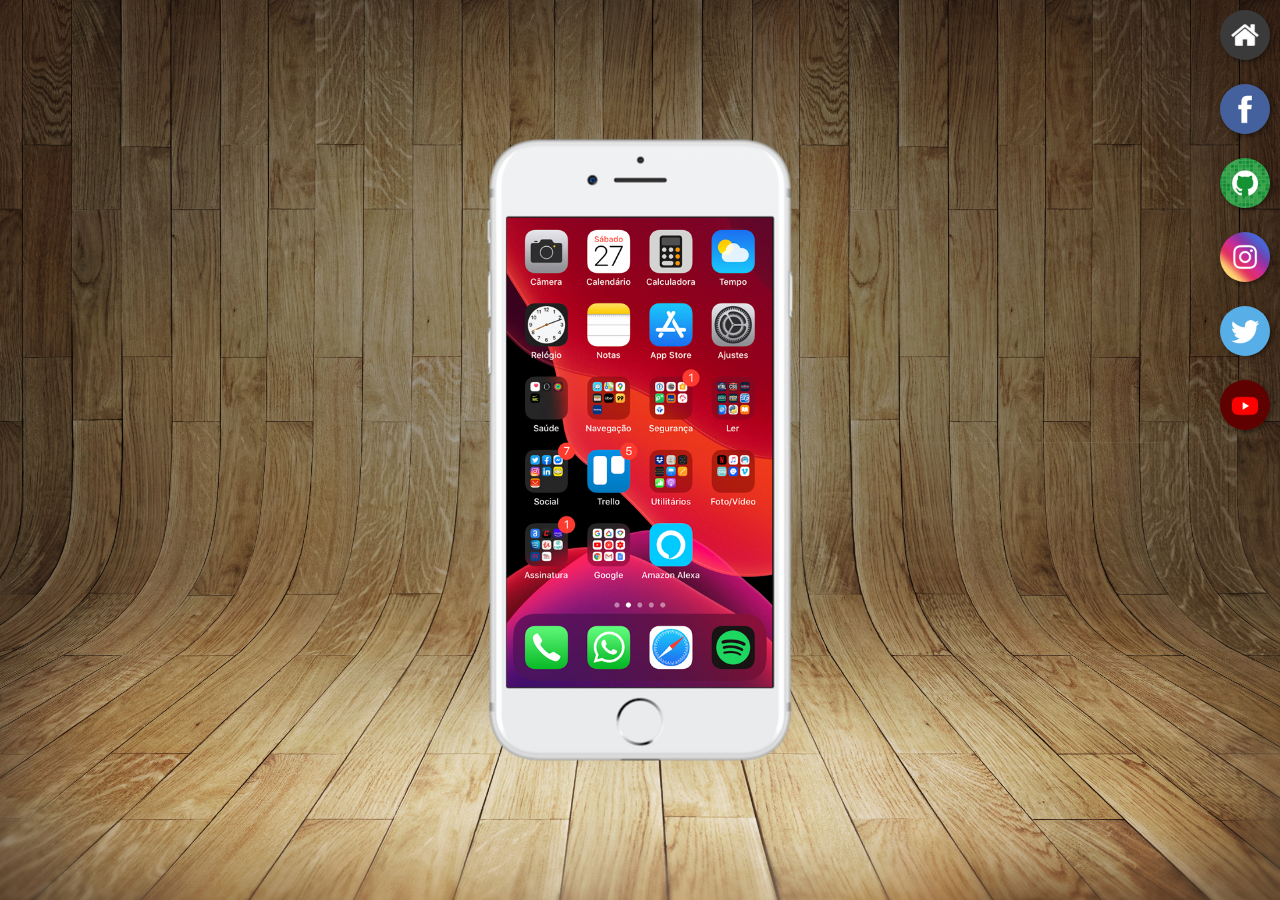
<file: index.html>
<!DOCTYPE html>
<html lang="pt-br">
<head>
    <meta charset="UTF-8">
    <meta name="viewport" content="width=device-width, initial-scale=1.0">
    <title>Projeto Redes Sociais</title>
    <link rel="shortcut icon" href="favicon.ico" type="image/x-icon">
    <link rel="stylesheet" href="estilos/style.css">
</head>
<body>
    <main>
        <section id="telefone">
            <iframe src="home.html" frameborder="0" name="tela" id="tela">
                O seu navegador não é compatível com isso.
            </iframe>
        </section>
        <section id="redes-sociais">
            <a href="home.html" target="tela"><img src="imagens/logo-home.jpg" alt="Tela"></a><br>
            <a href="facebook.html" target="tela"><img src="imagens/logo-facebook.jpg" alt="Facebook"></a><br>
            <a href="github.html" target="tela"><img src="imagens/logo-github.jpg" alt="GitHub"></a><br>
            <a href="instagram.html" target="tela"><img src="imagens/logo-instagram.jpg" alt="Instagran"></a><br>
            <a href="twitter.html" target="tela"><img src="imagens/logo-twitter.jpg" alt="Twitter"></a><br>
            <a href="youtube.html" target="tela"><img src="imagens/logo-youtube.jpg" alt="YouTube"></a>
        </section>
    </main>
</body>
</html>
</file>
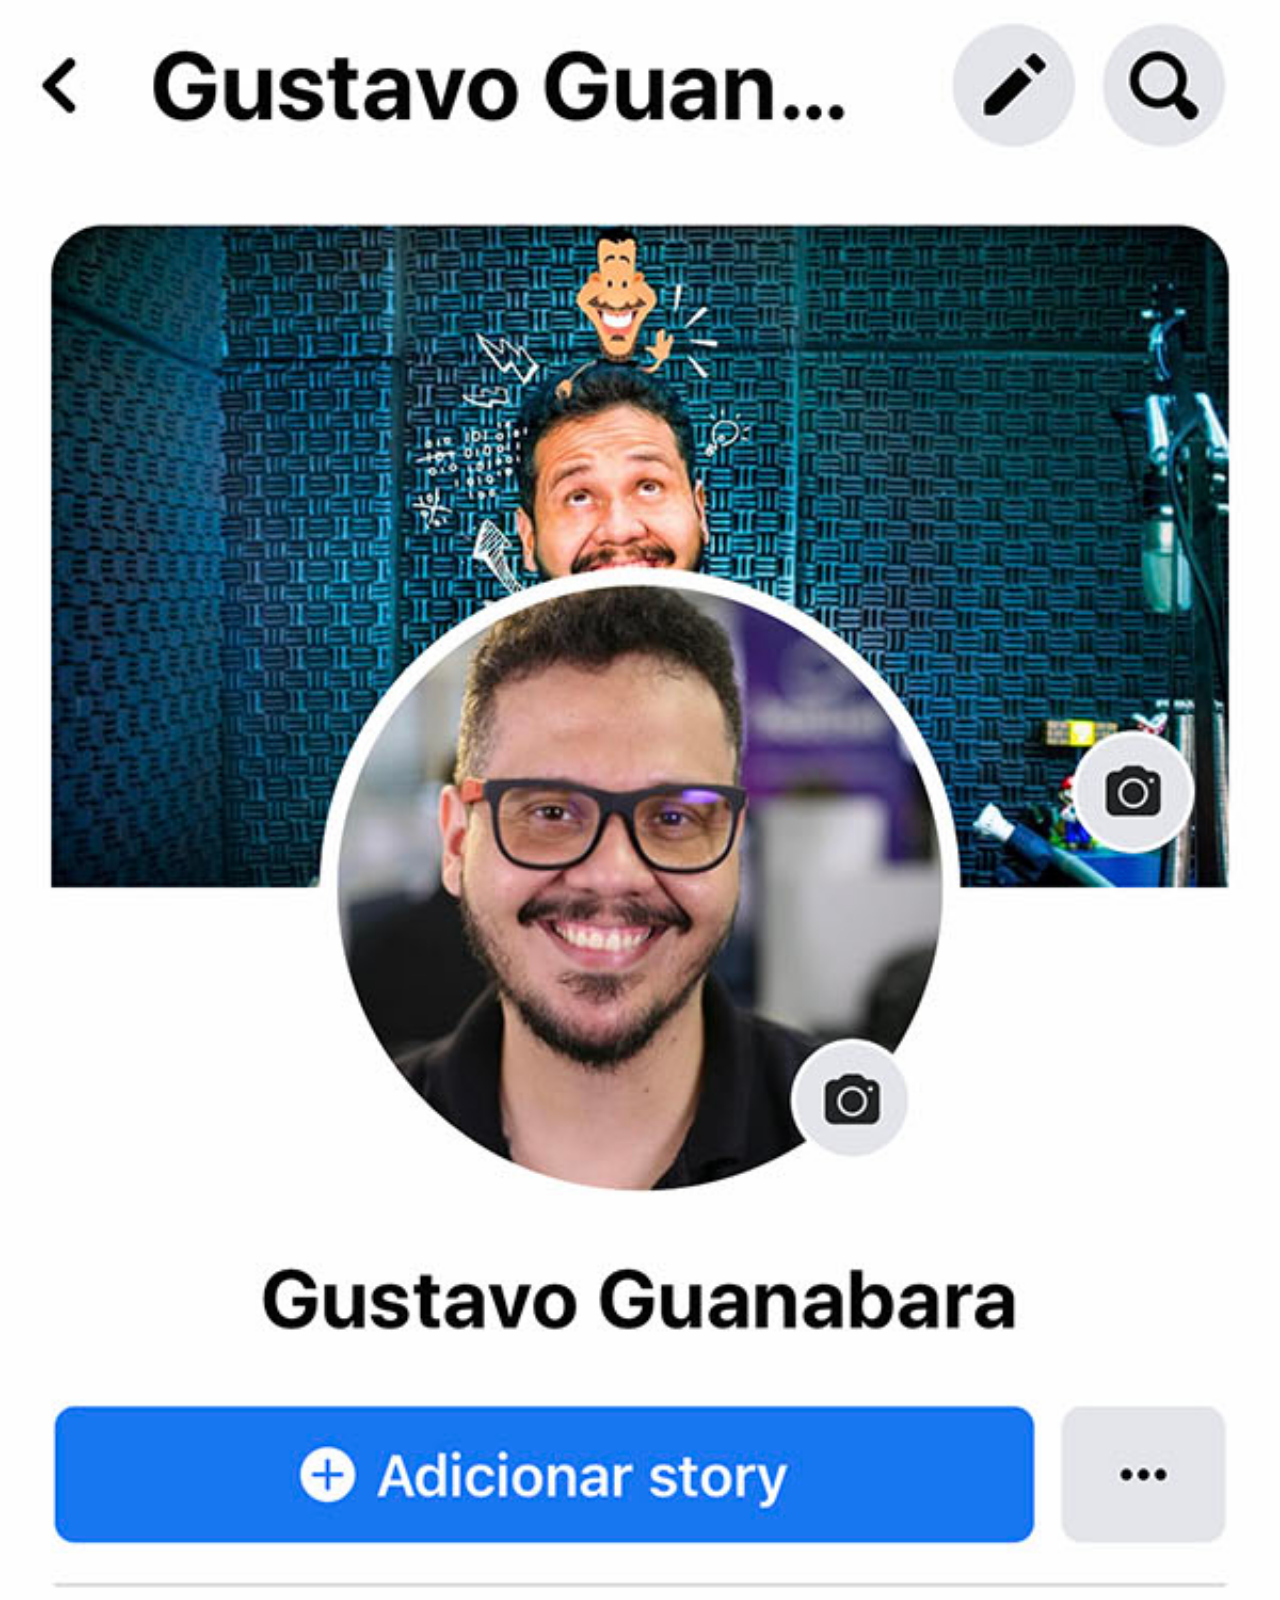
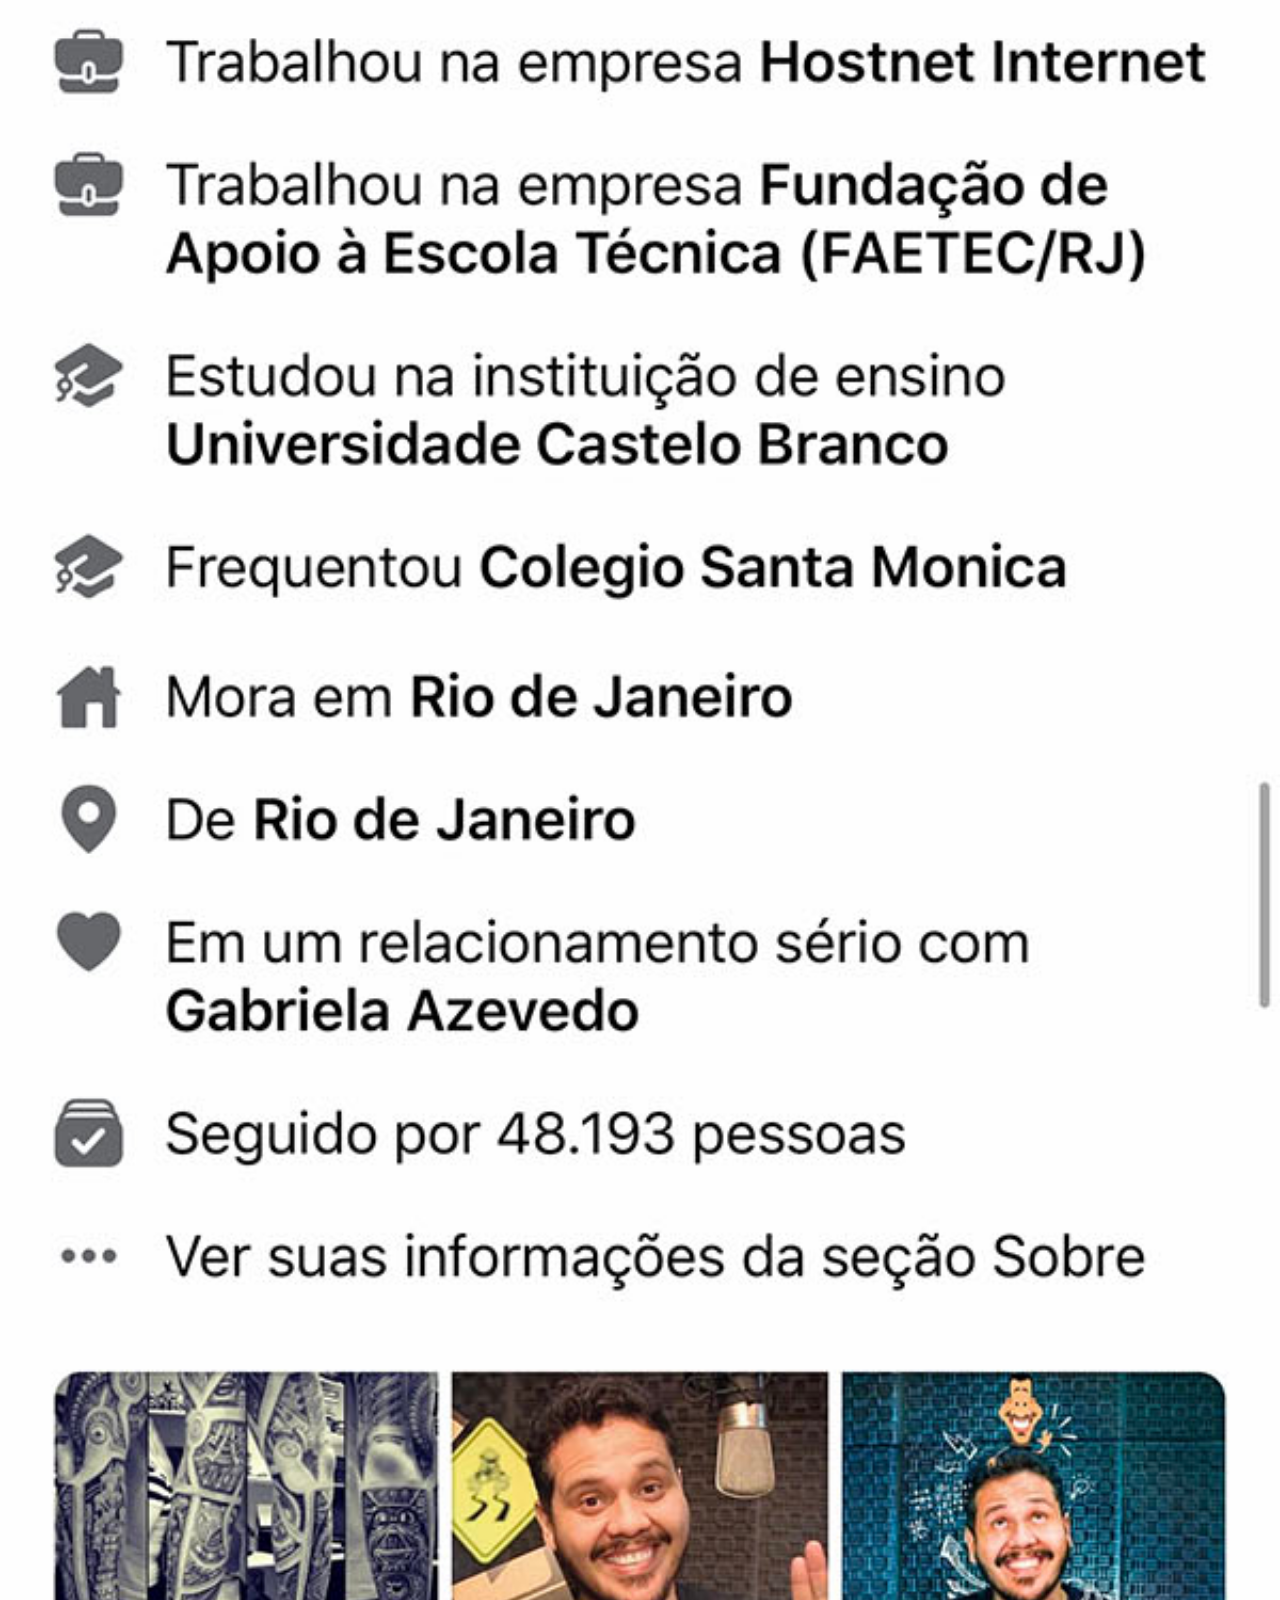
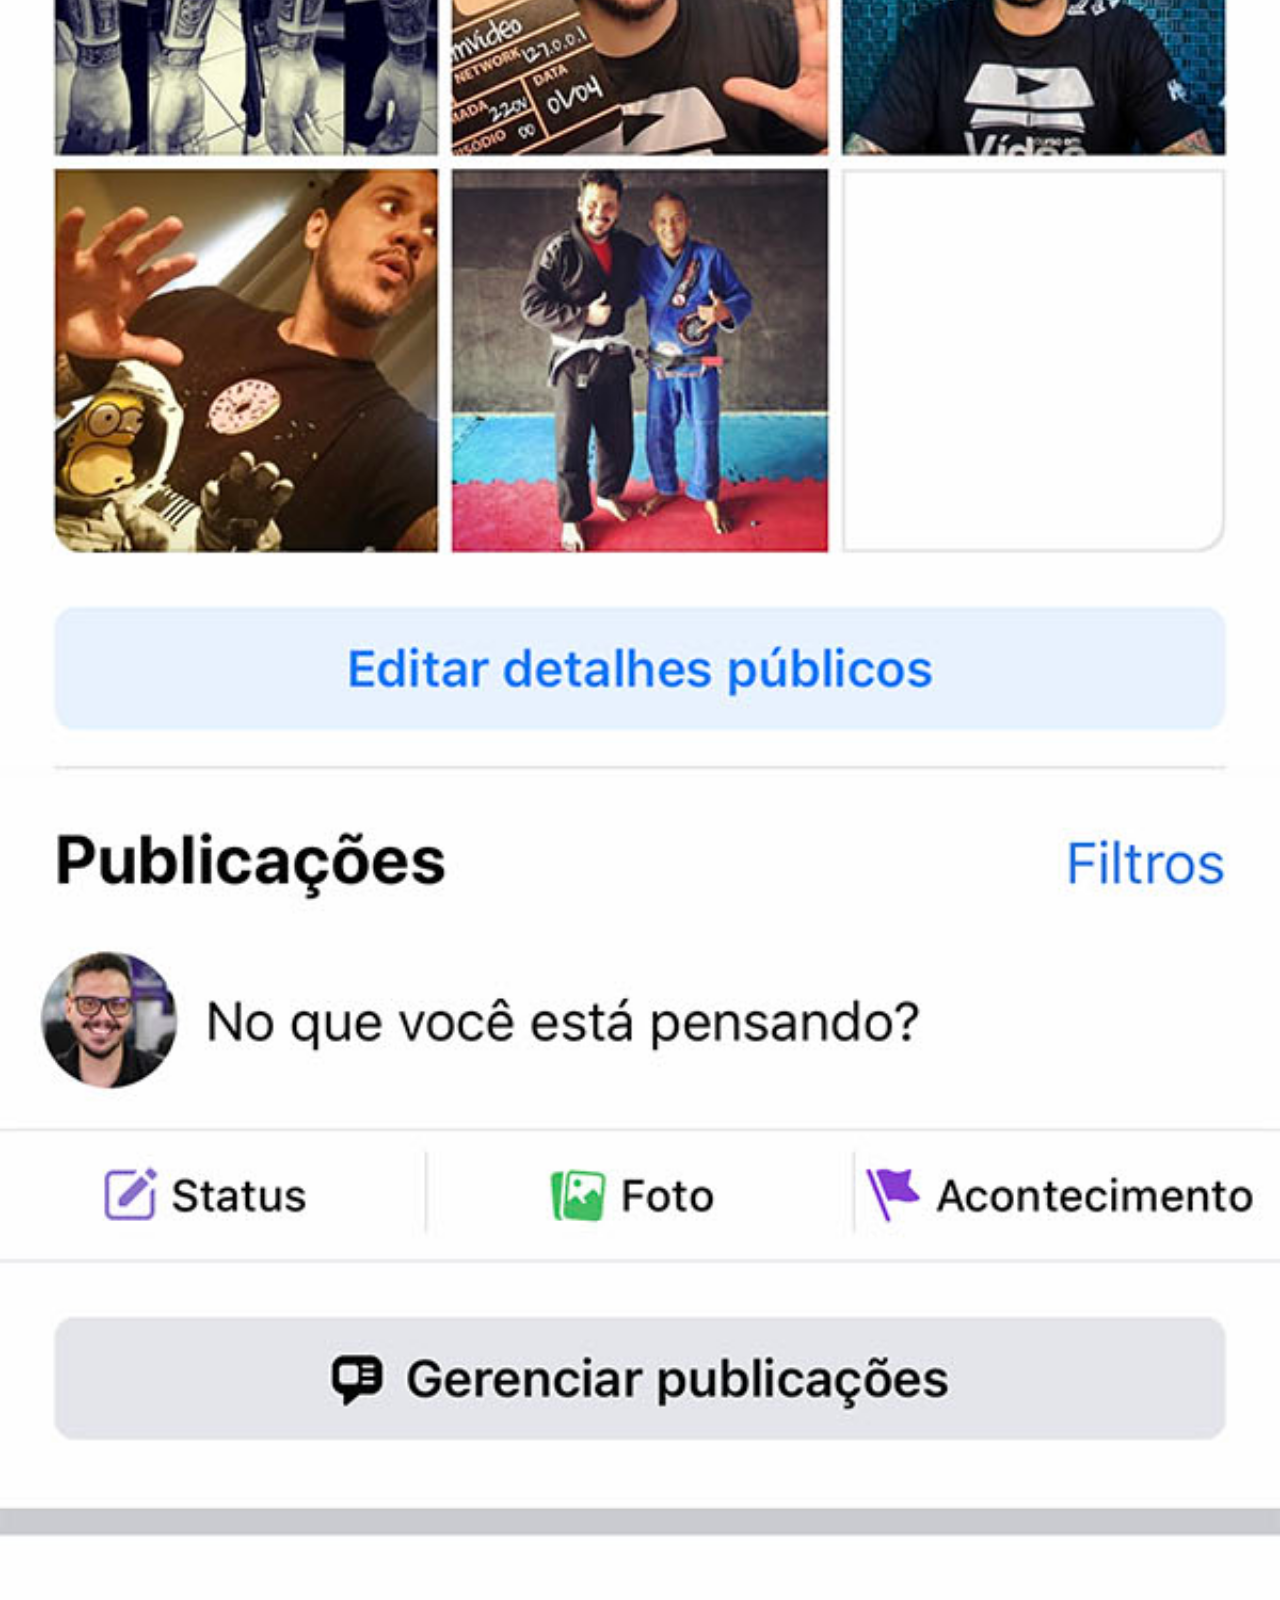
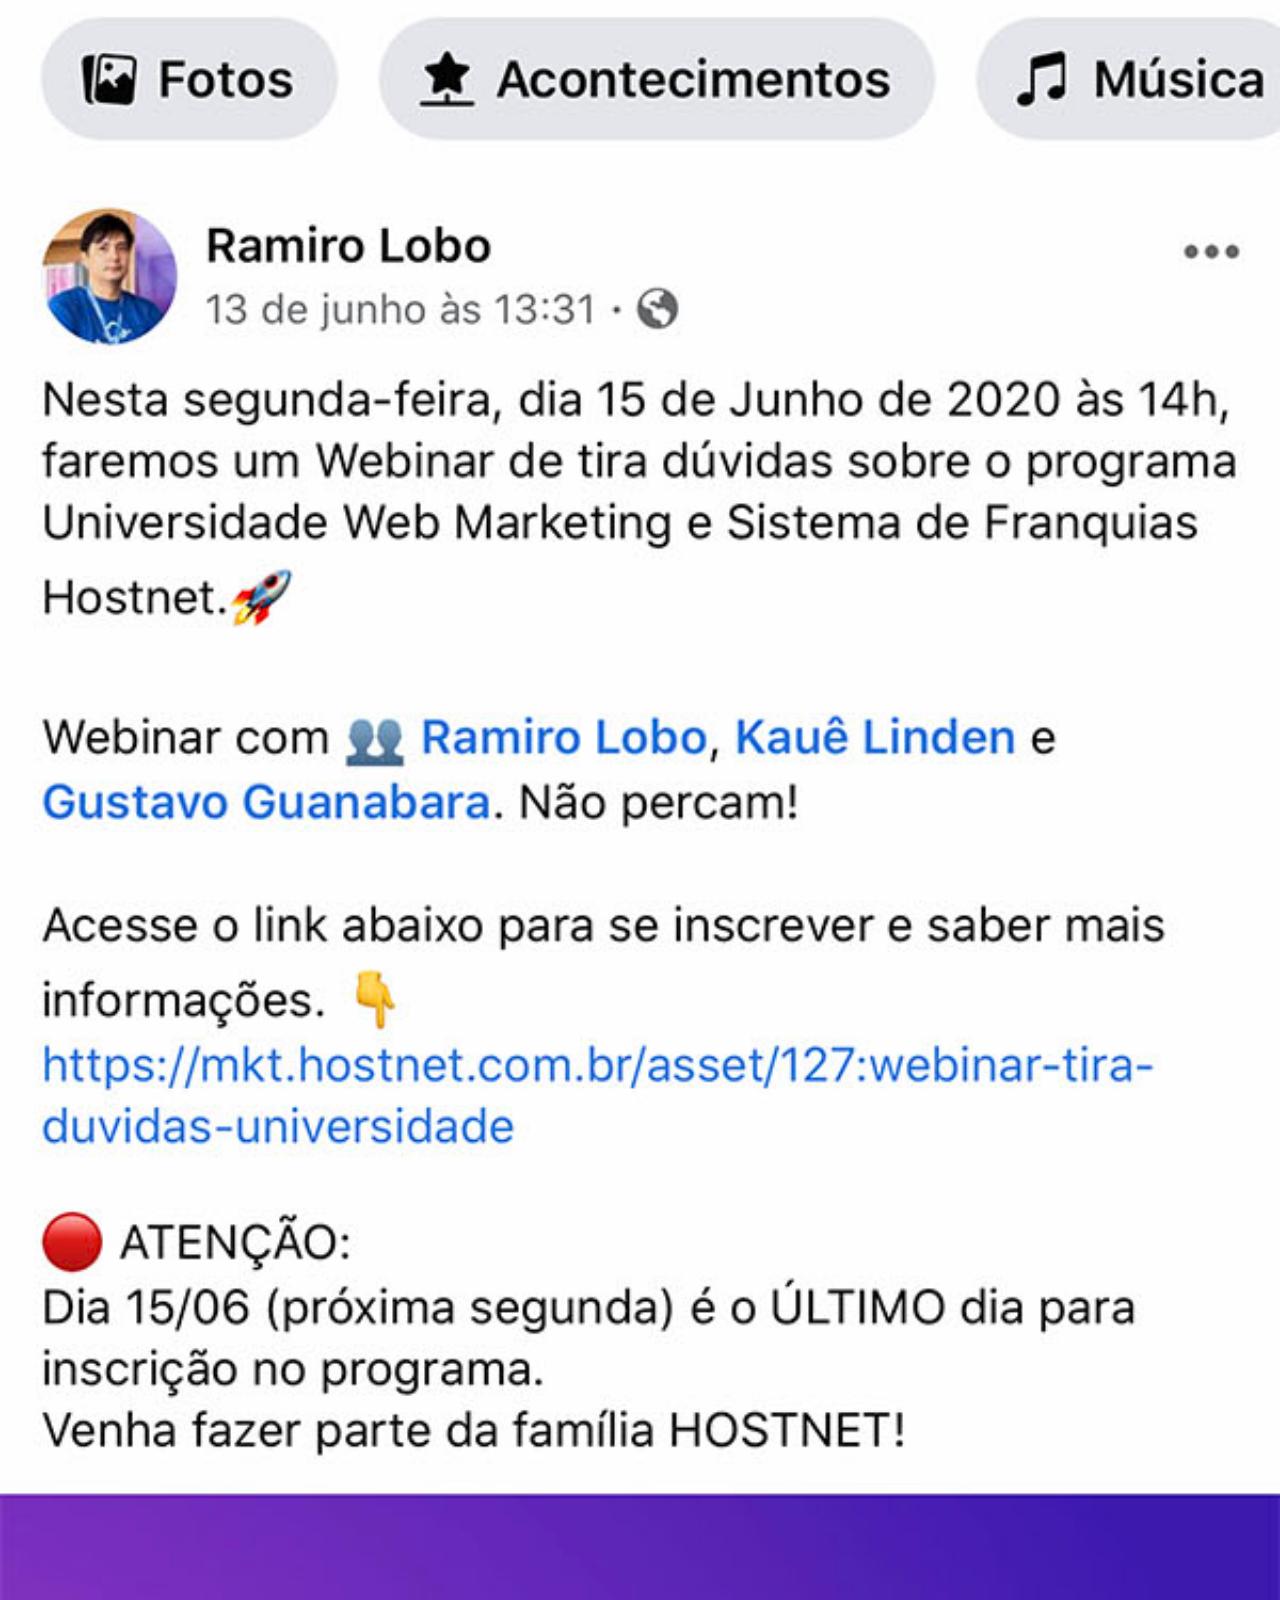
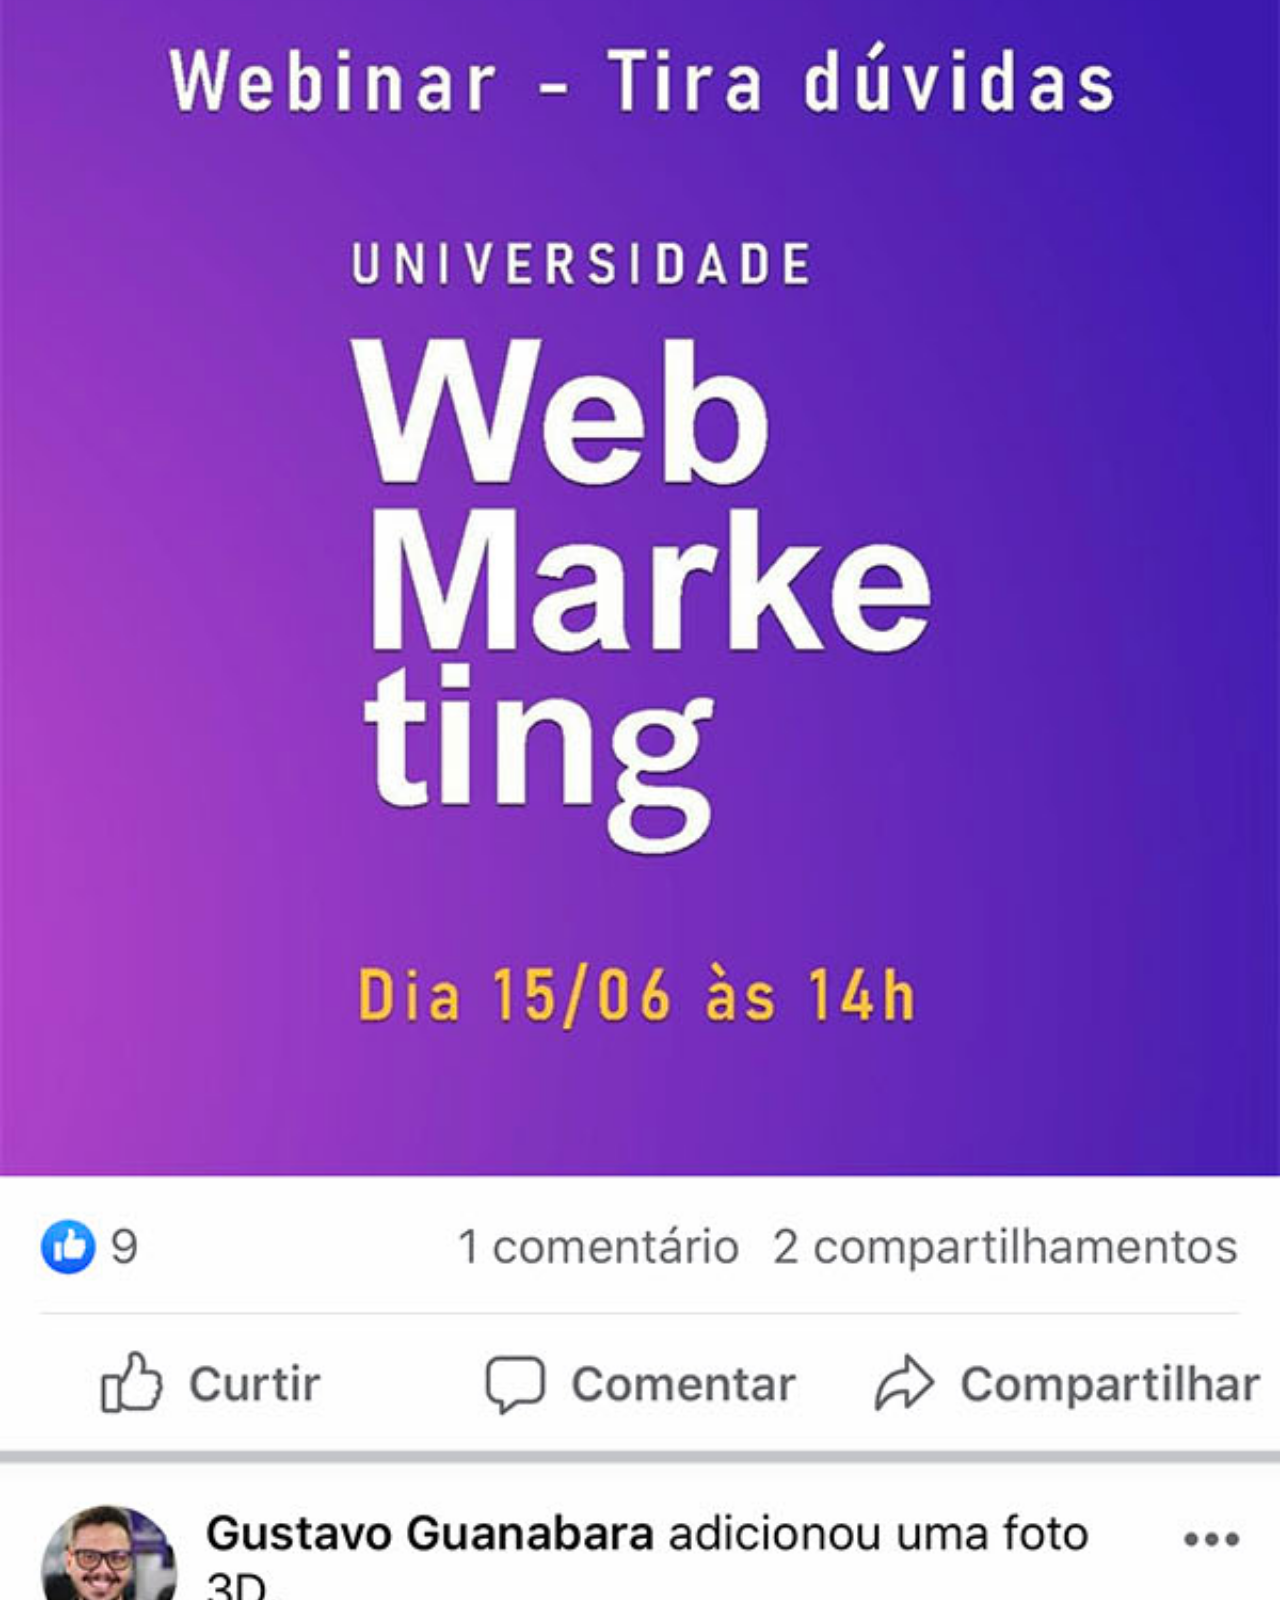
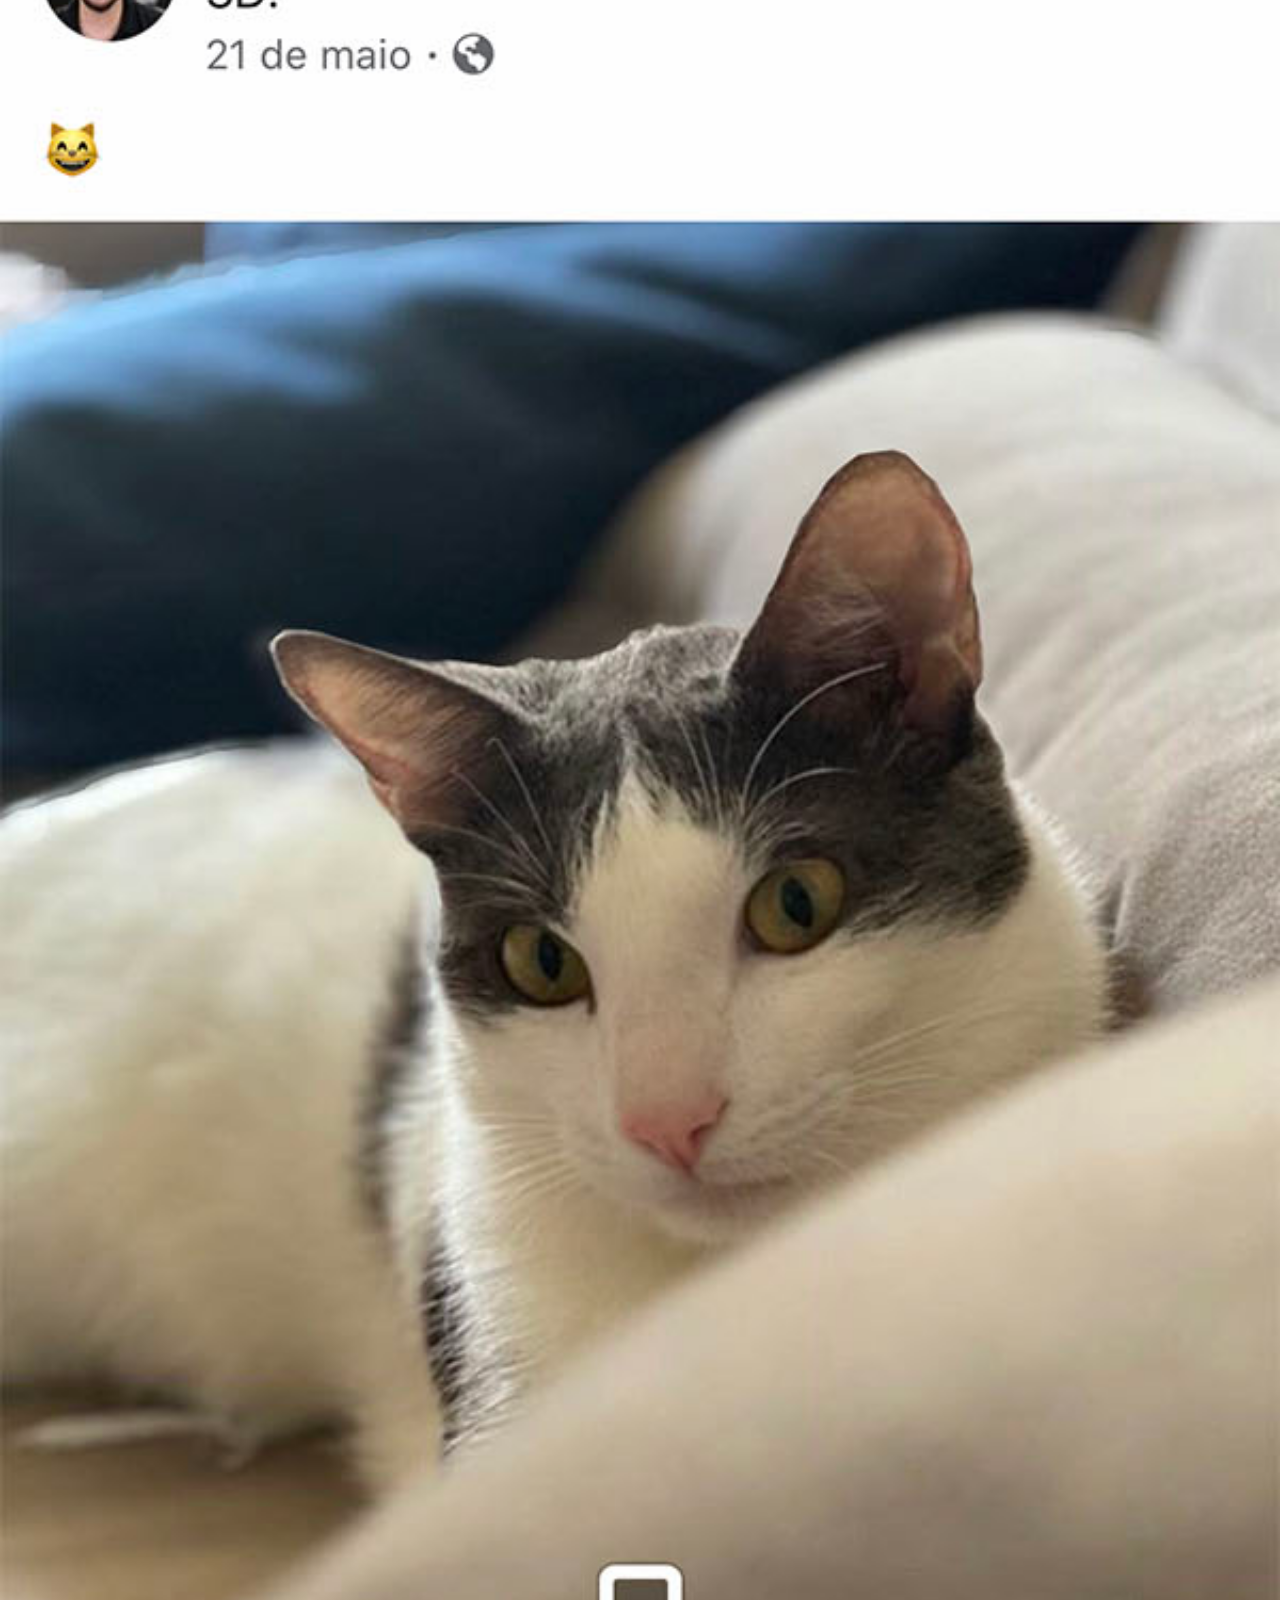
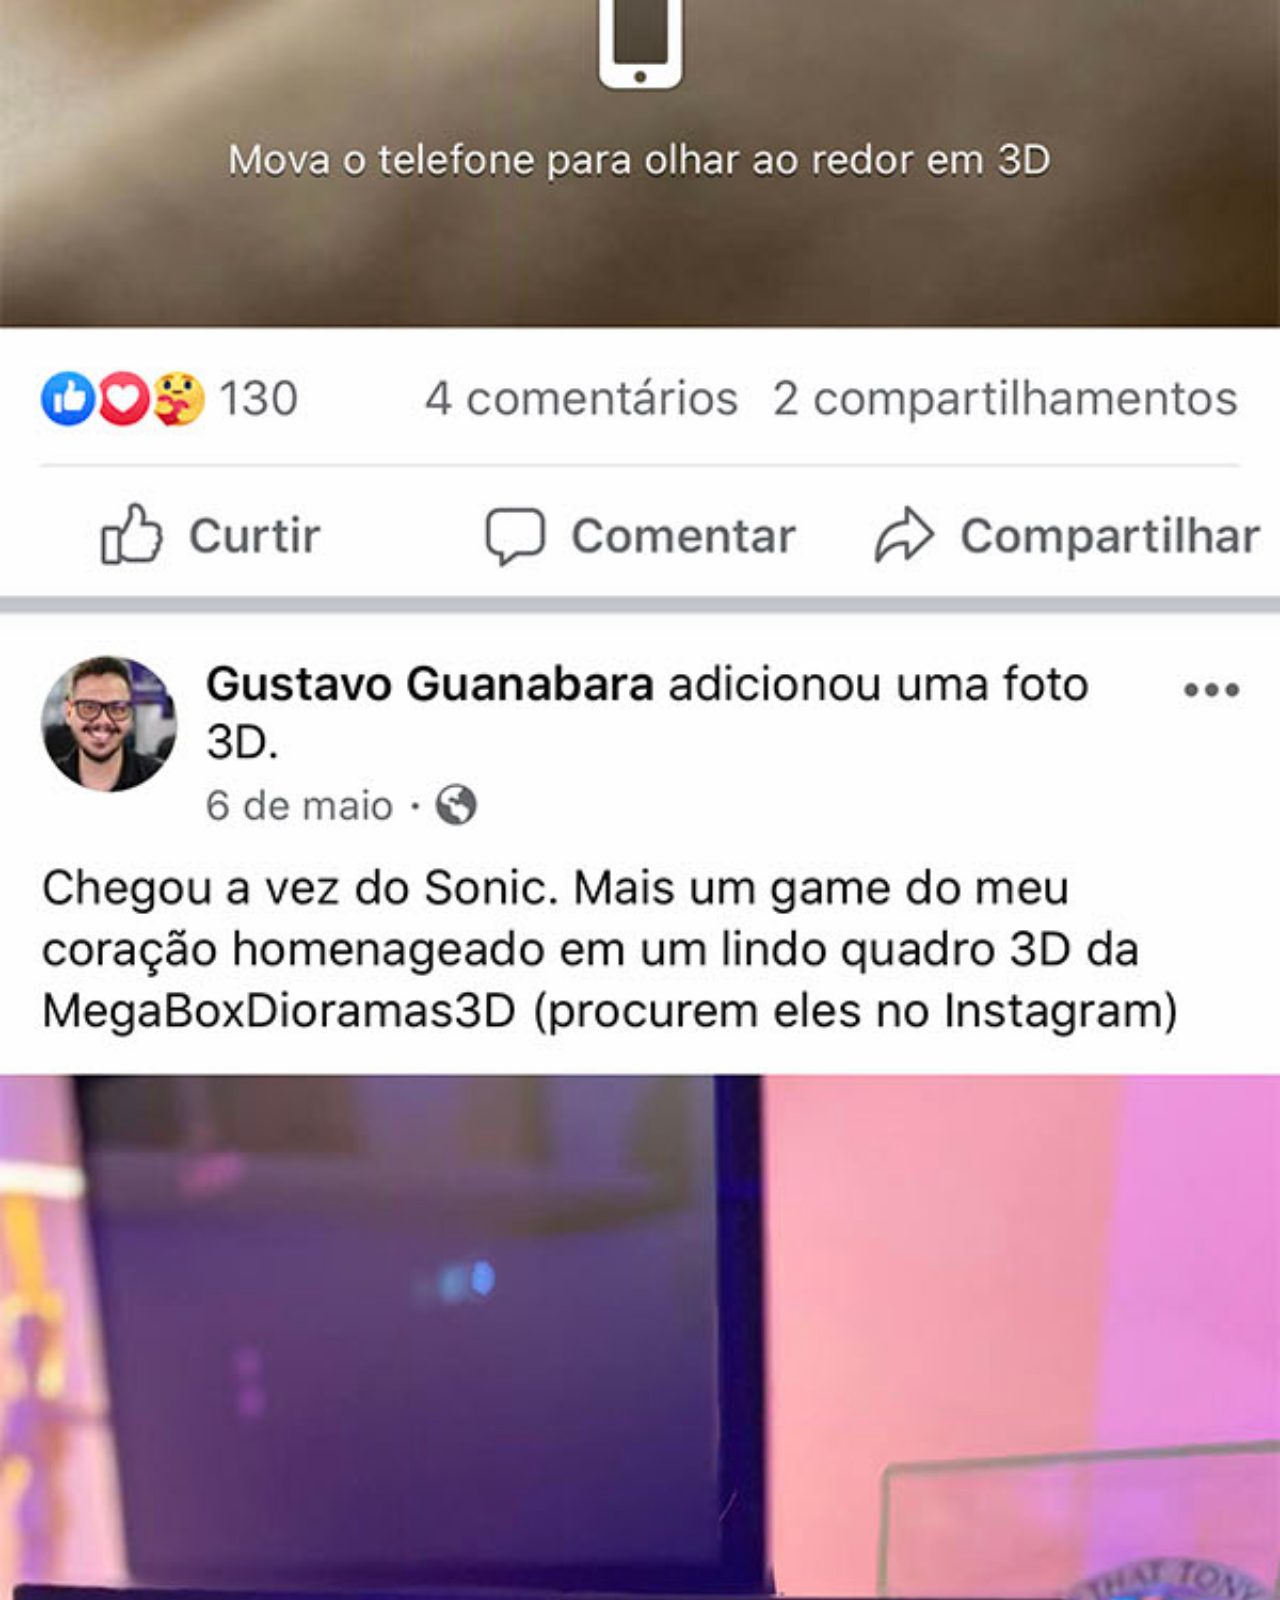
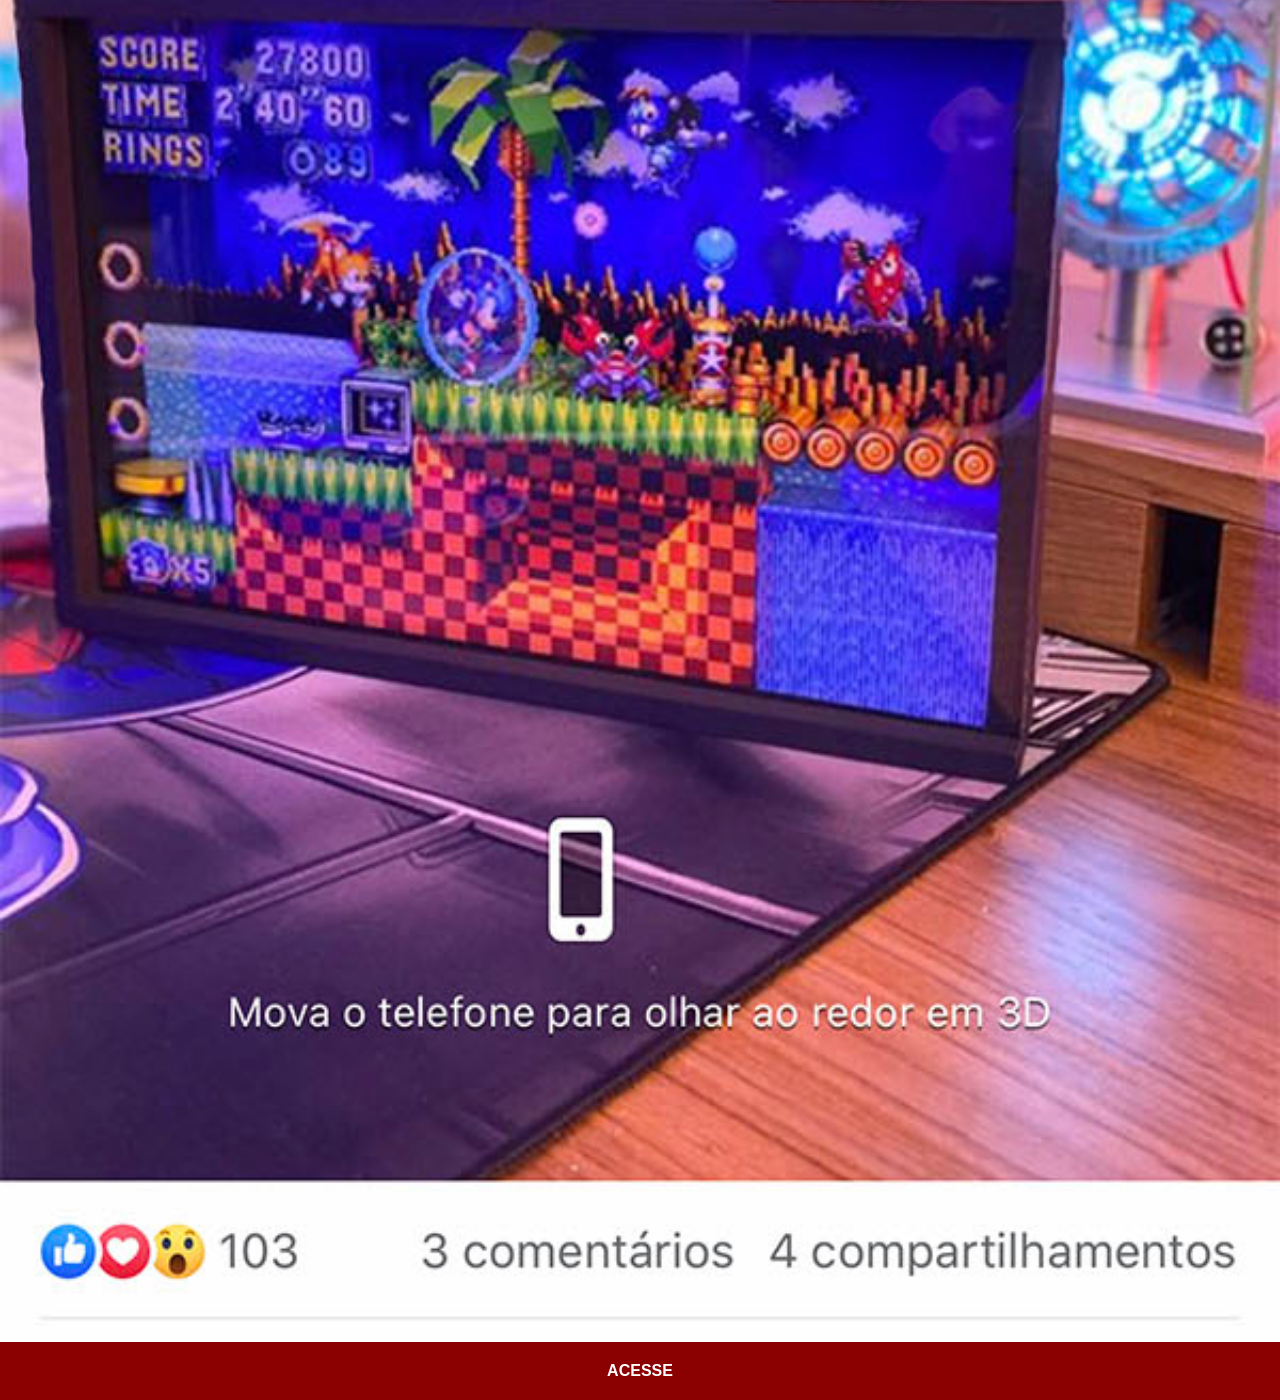
<file: facebook.html>
<!DOCTYPE html>
<html lang="pt-br">
<head>
    <meta charset="UTF-8">
    <meta name="viewport" content="width=device-width, initial-scale=1.0">
    <title>Facebook</title>
    <link rel="stylesheet" href="estilos/social.css">
</head>
<body>
    <img src="imagens/tela-facebook.jpg" alt="Facebook">
    <a href="https://www.facebook.com/gustavoguanabara/" target="_blank">ACESSE</a>
</body>
</html>
</file>
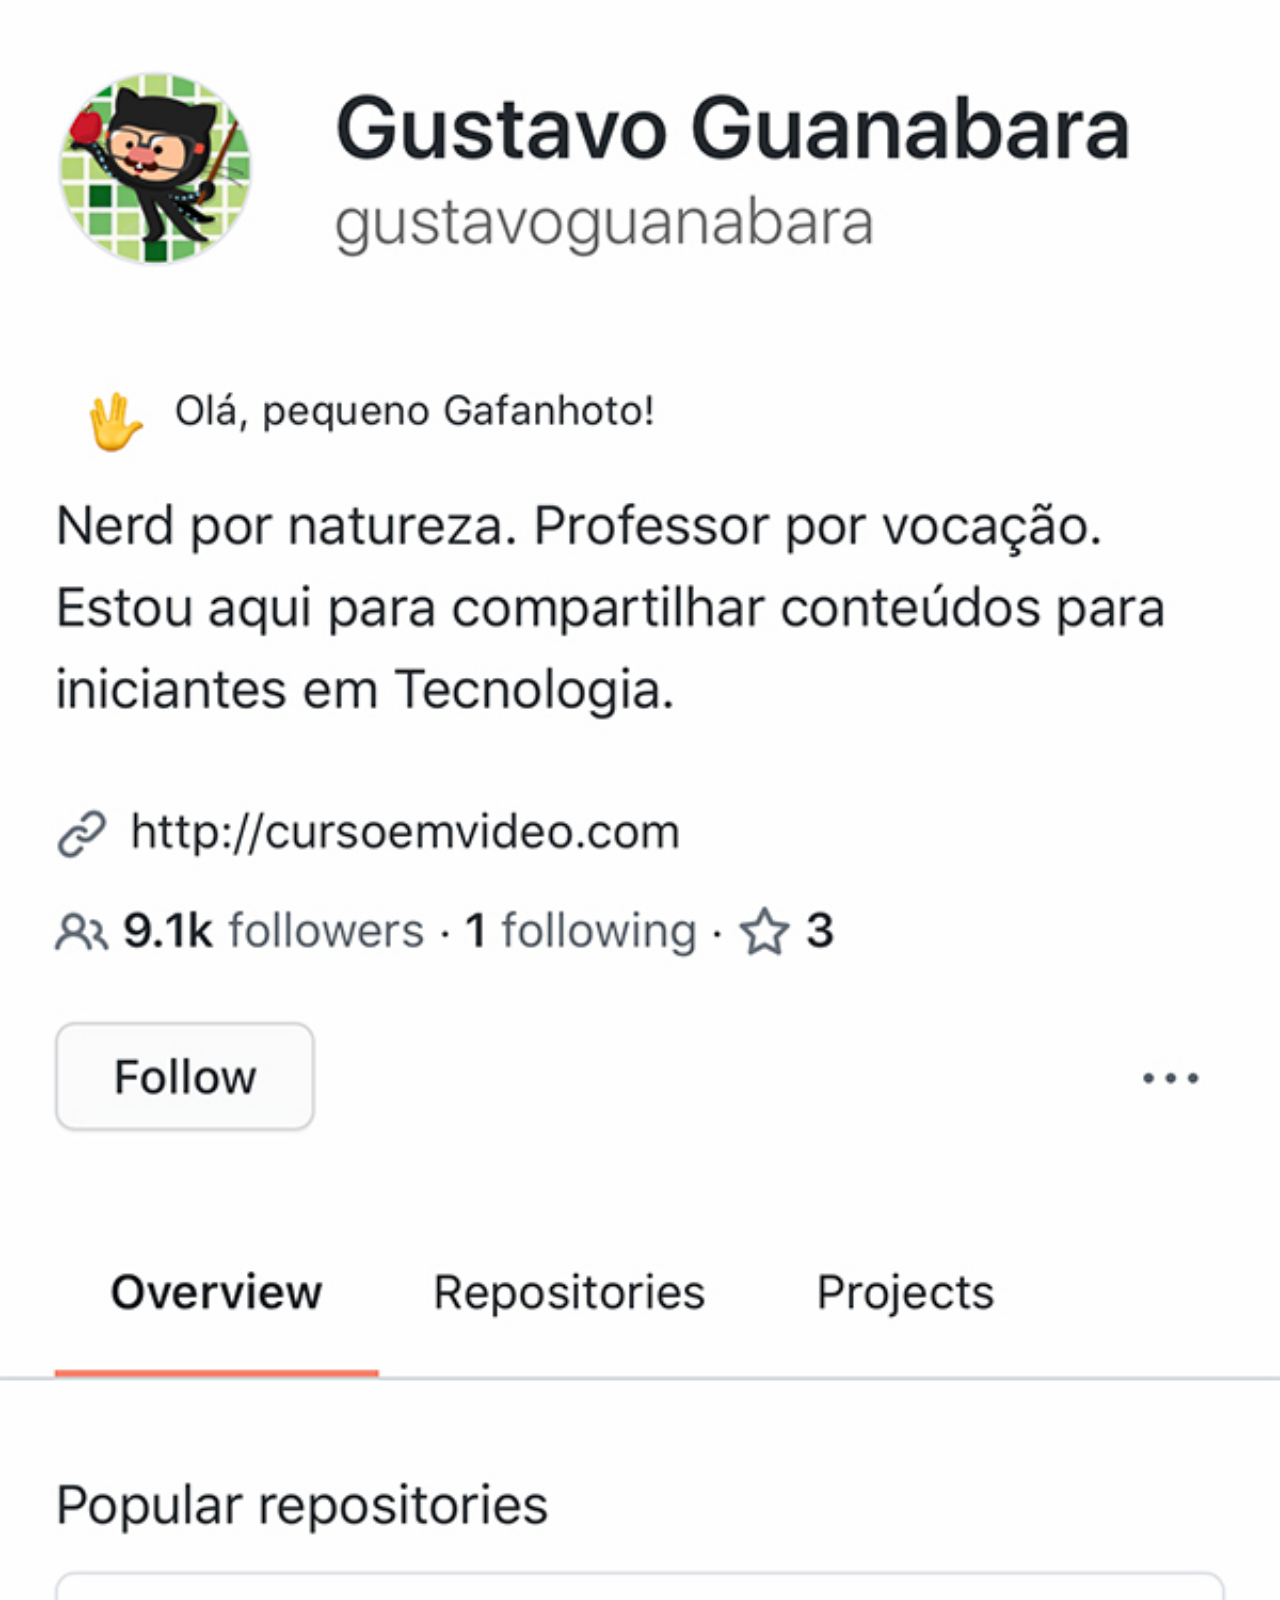
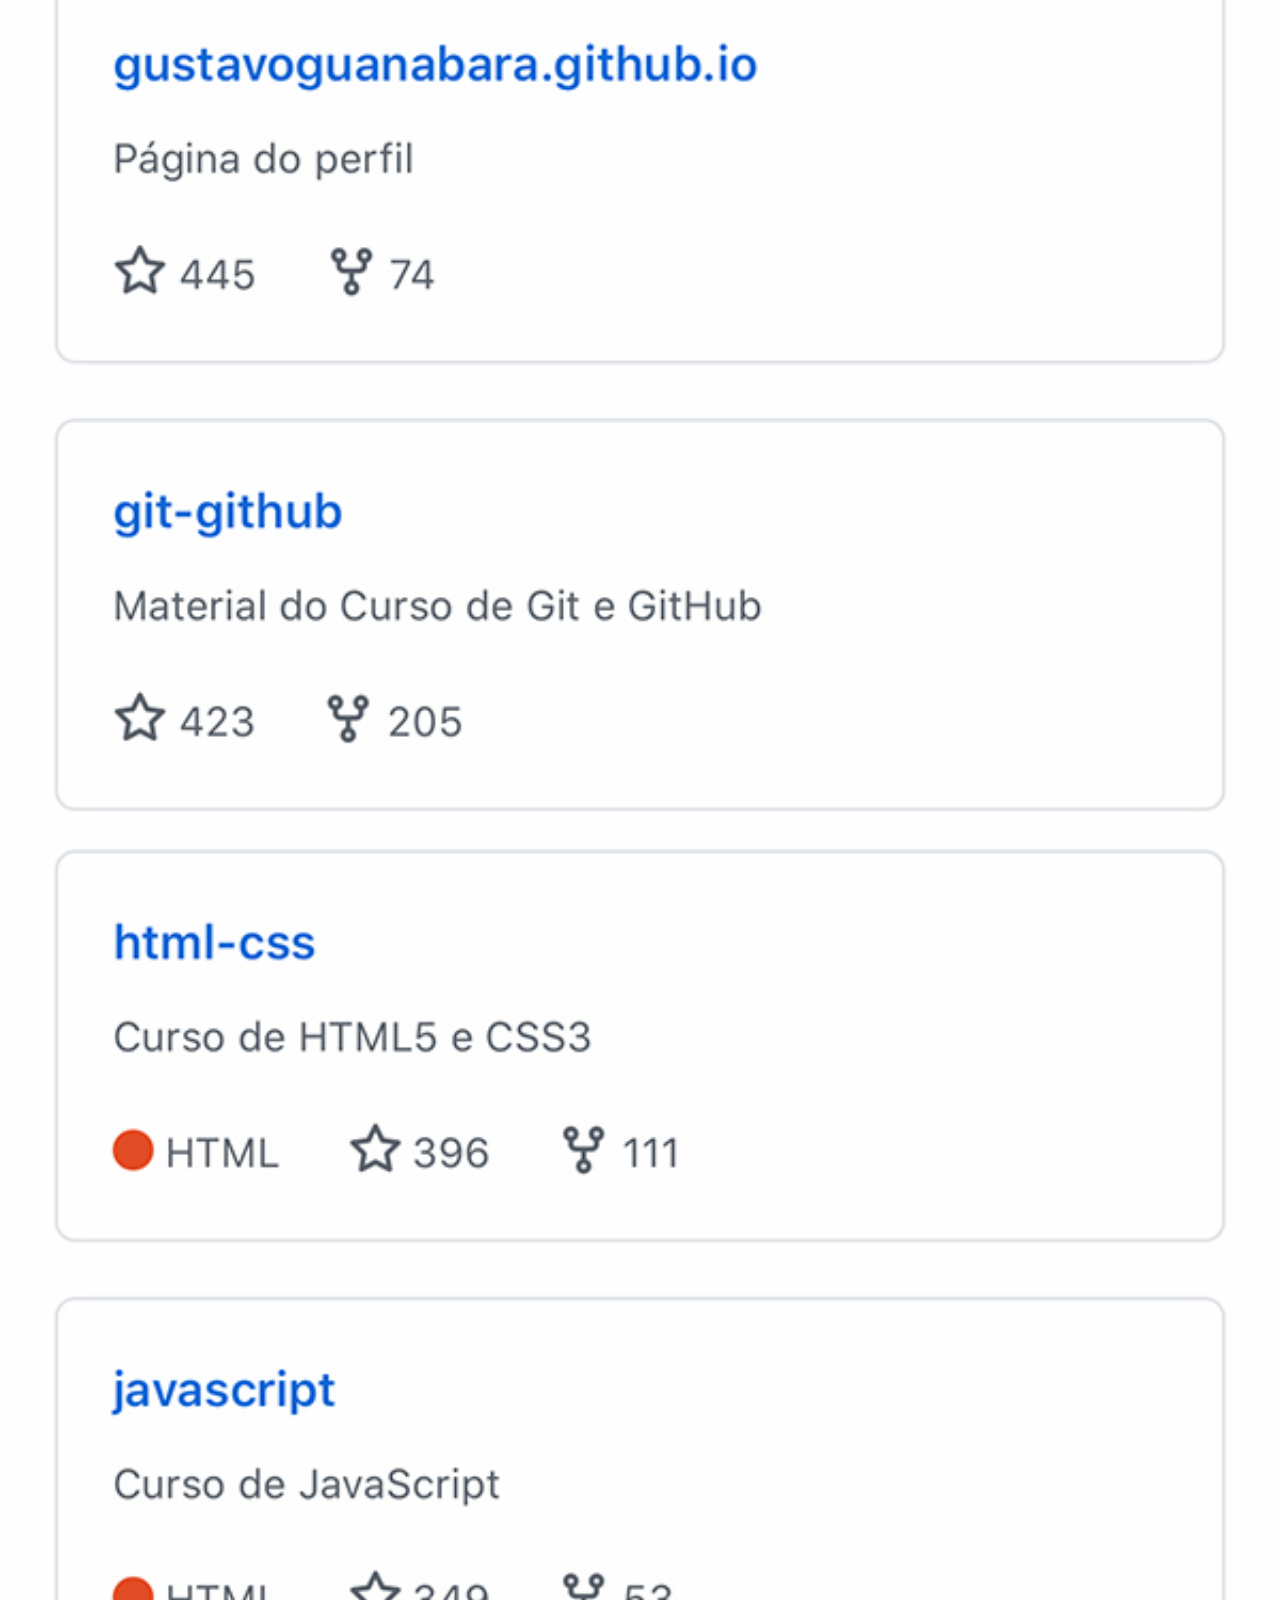
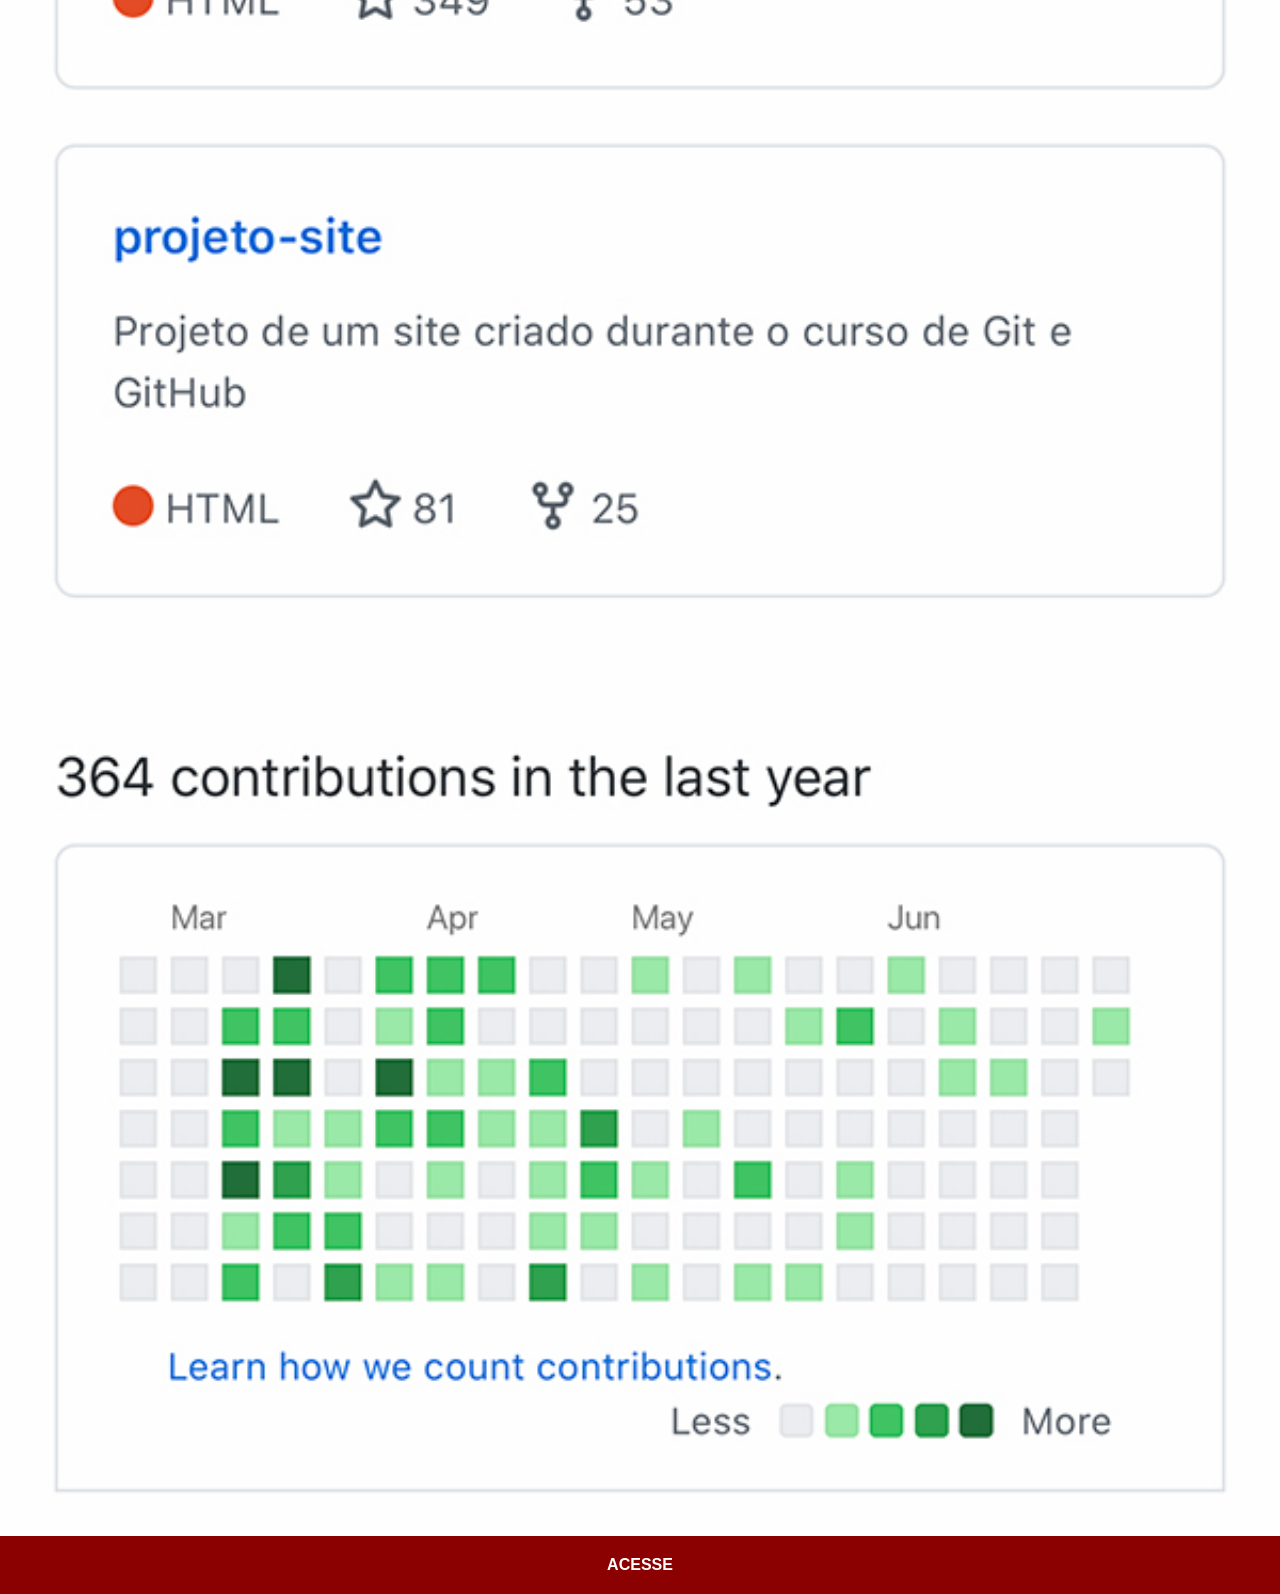
<file: github.html>
<!DOCTYPE html>
<html lang="pt-br">
<head>
    <meta charset="UTF-8">
    <meta name="viewport" content="width=device-width, initial-scale=1.0">
    <title>GitHub</title>
    <link rel="stylesheet" href="estilos/social.css">
</head>
<body>
    <img src="./imagens/tela-github.jpg" alt="GitHub">
    <a href="https://github.com/gustavoguanabara" target="_blank">ACESSE</a>
</body>
</html>
</file>
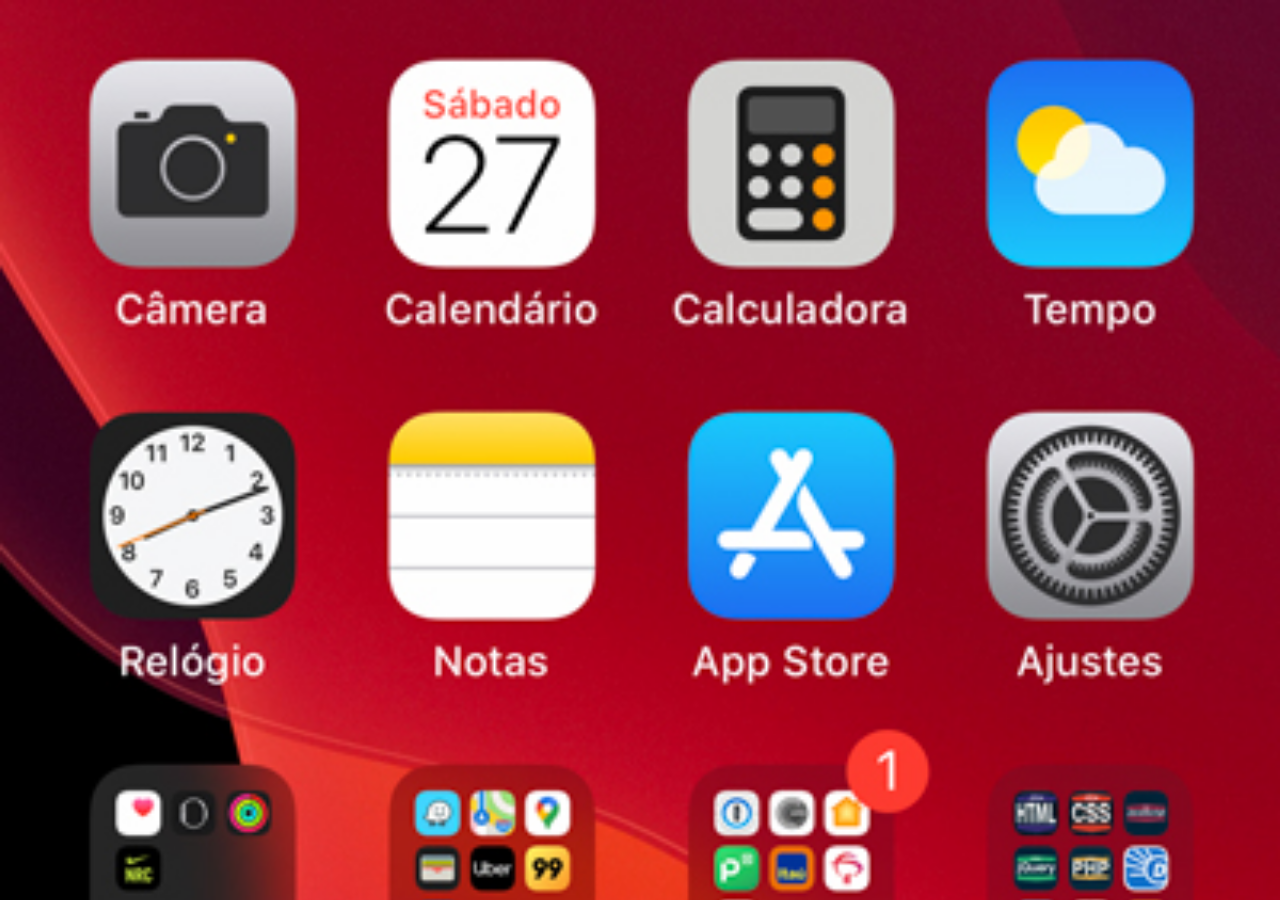
<file: home.html>
<!DOCTYPE html>
<html lang="pt-br">
<head>
    <meta charset="UTF-8">
    <meta name="viewport" content="width=device-width, initial-scale=1.0">
    <title>Home</title>
    <style>
        *{
            padding: 0px;
            margin: 0px;
        }

         body{
            width: 100vw;
            height: 100vh;
            background: black url(imagens/tela-home.jpg) no-repeat top center;
            background-size: cover;
        }
    </style>
</head>
<body>
    
</body>
</html>
</file>
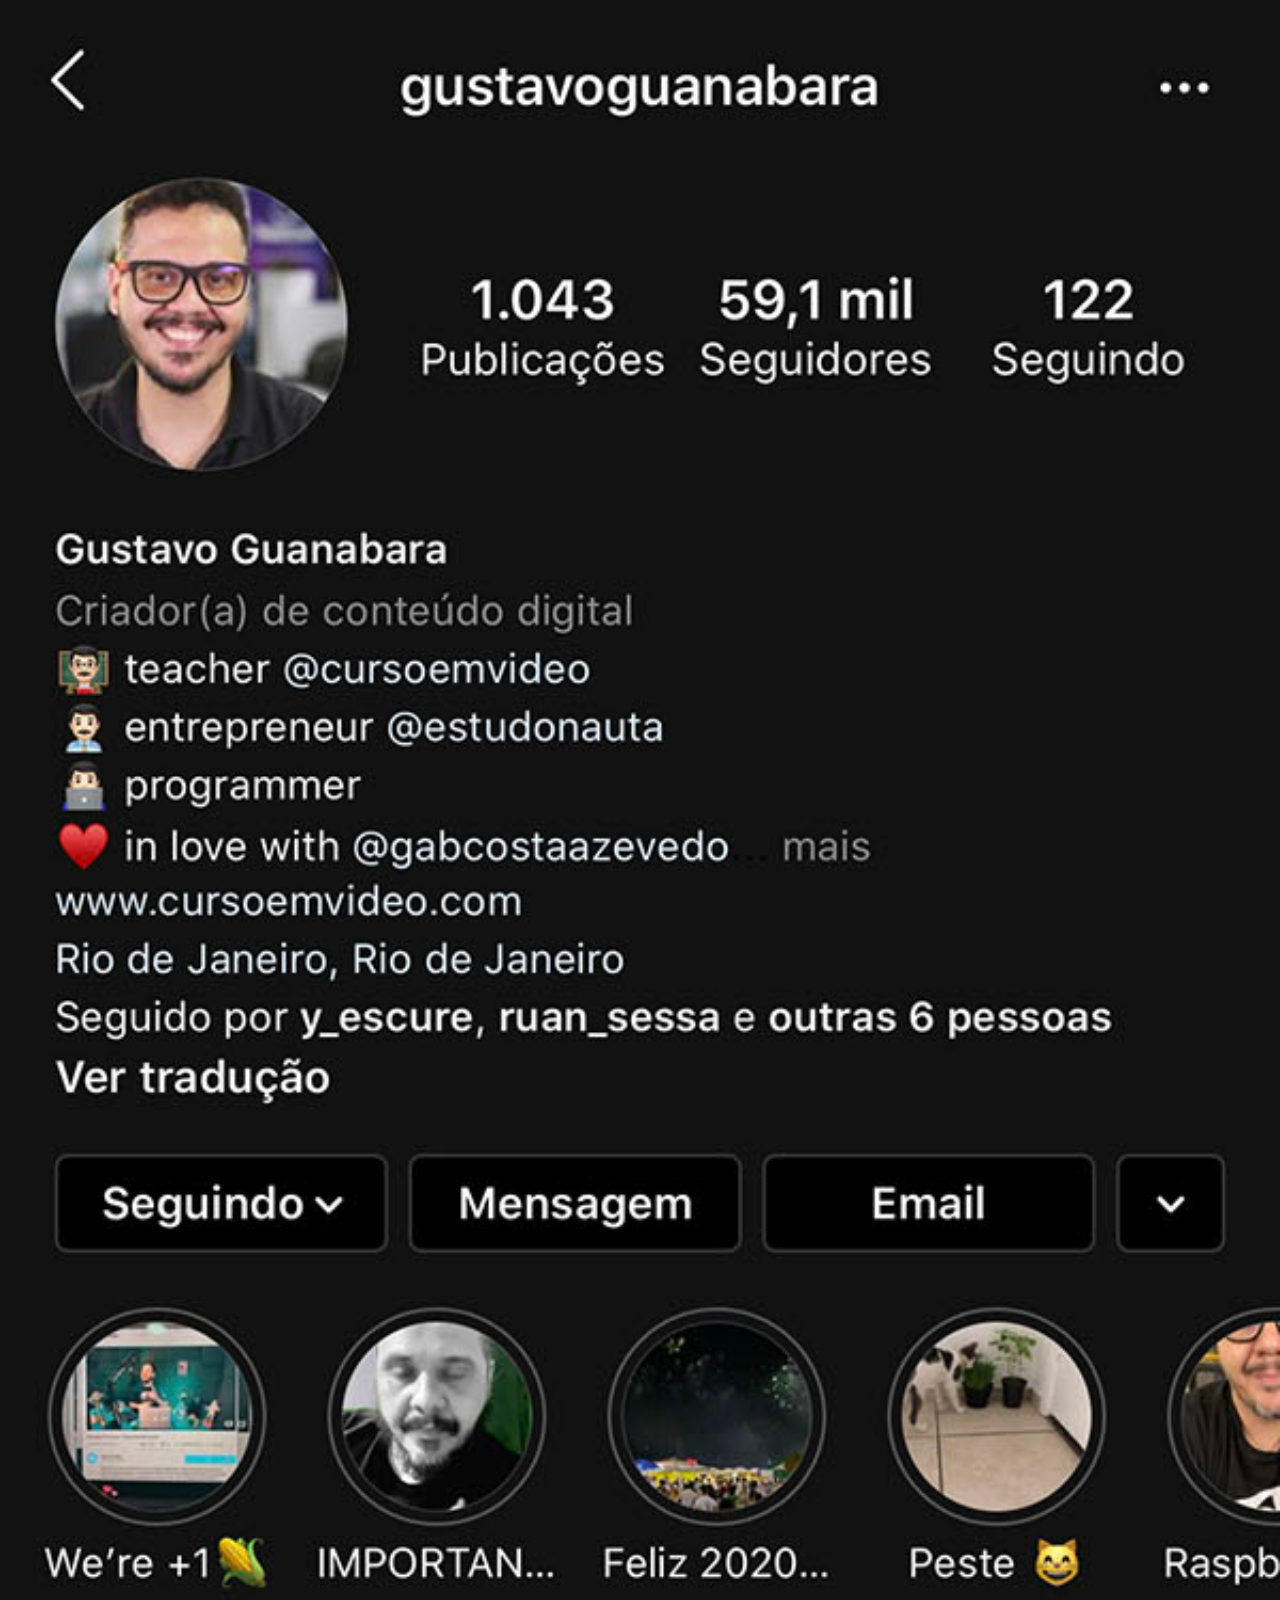
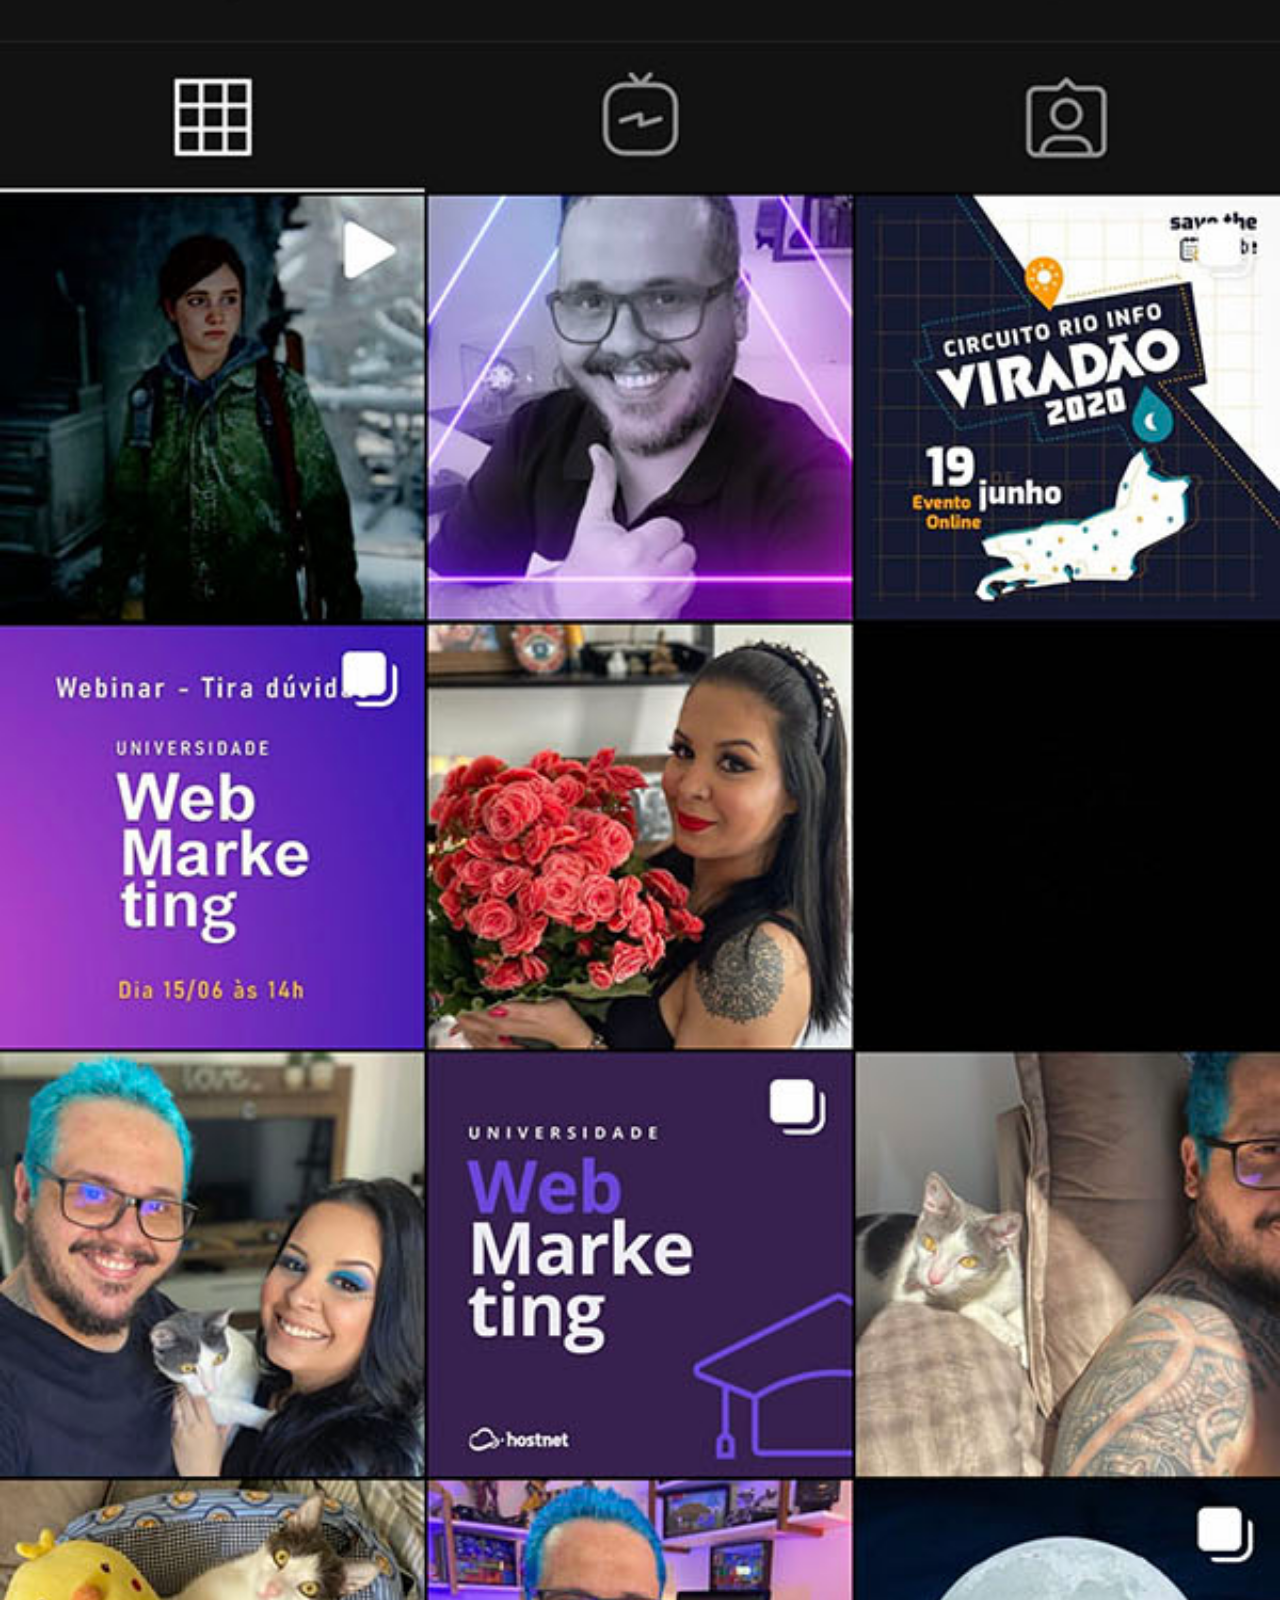
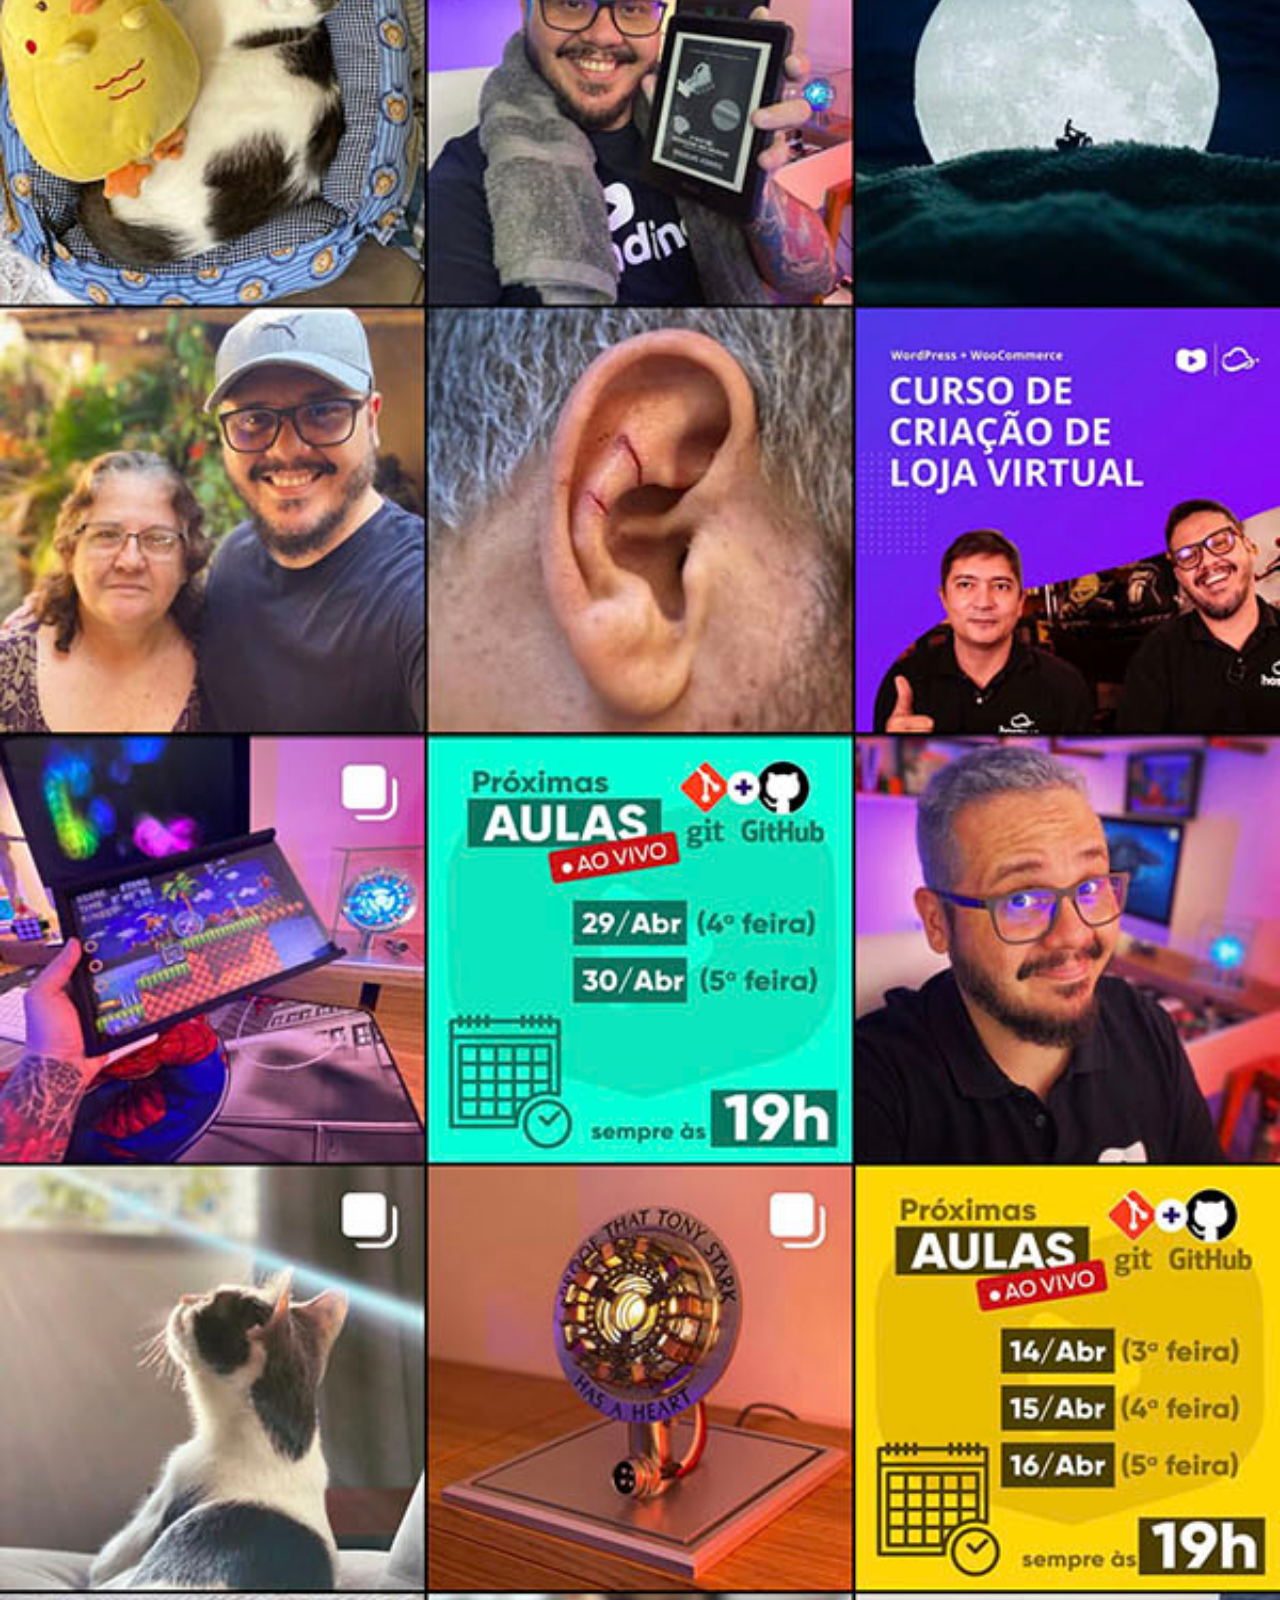
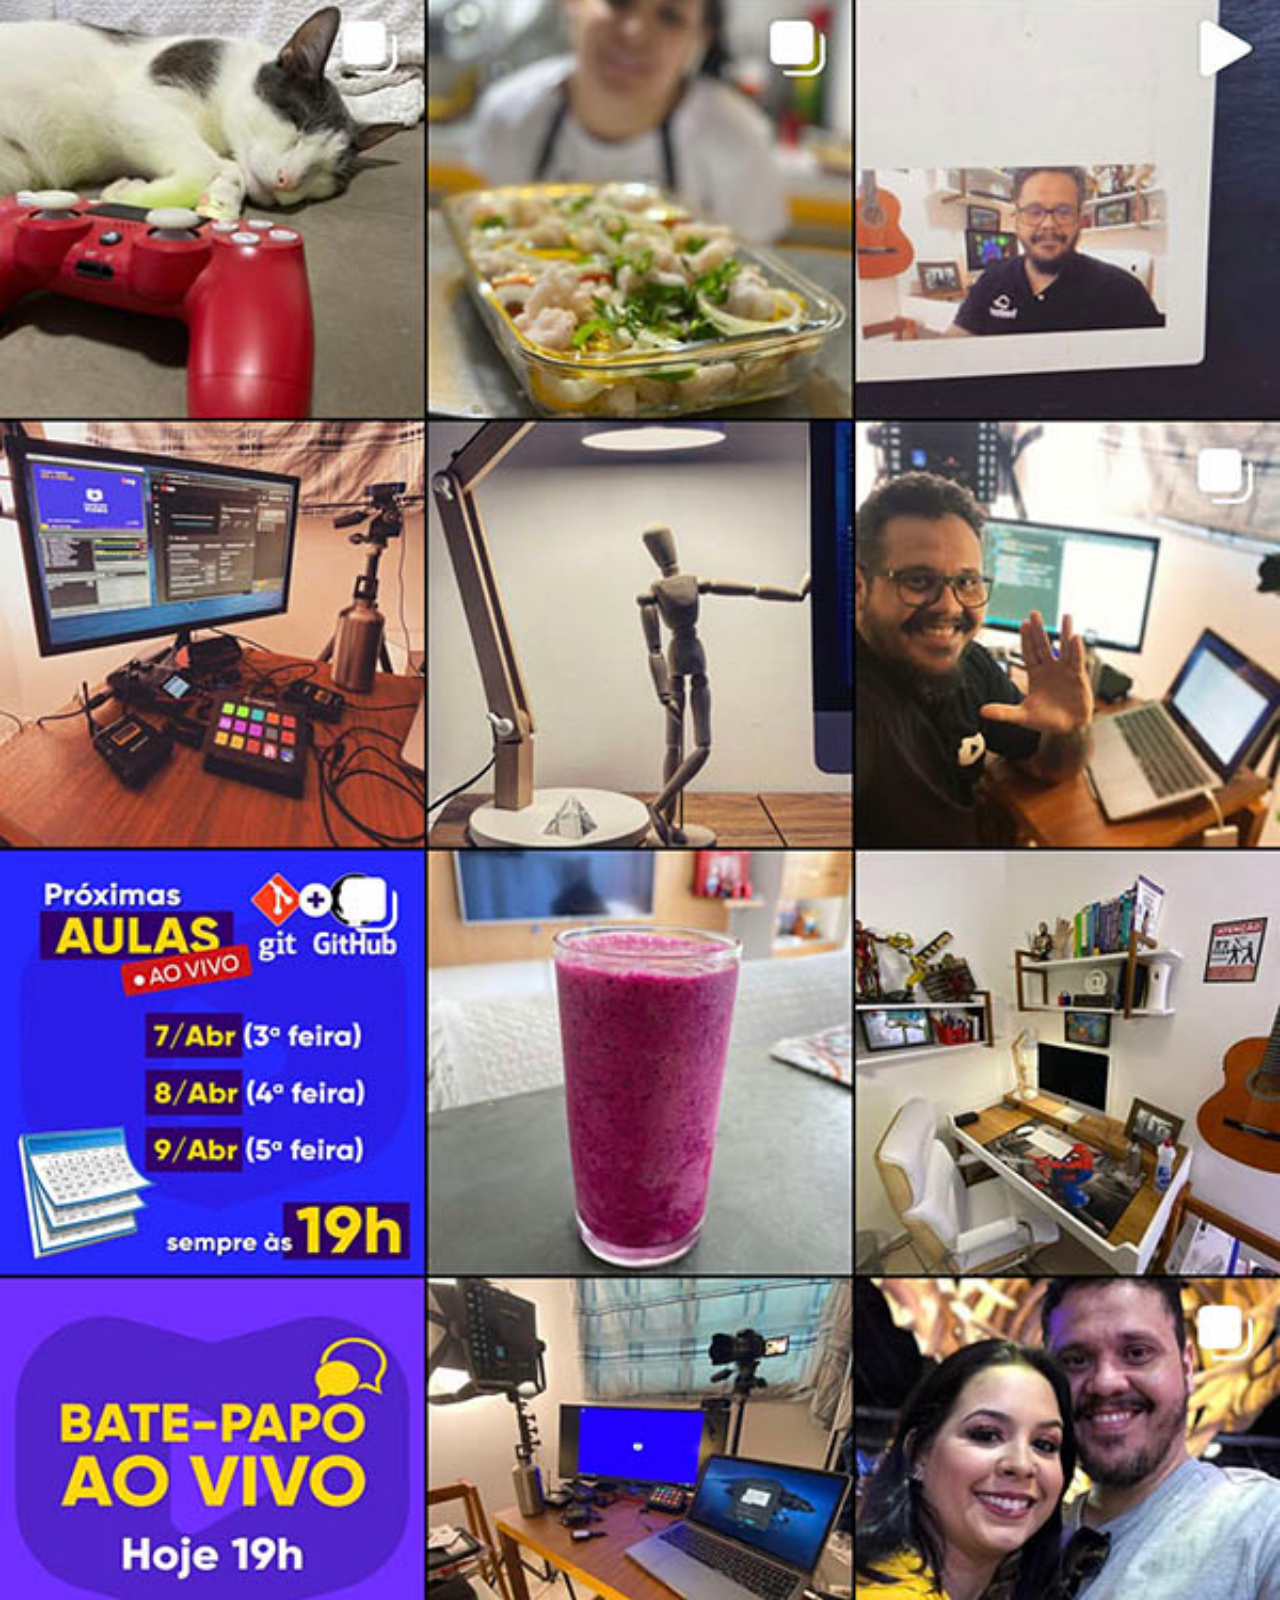
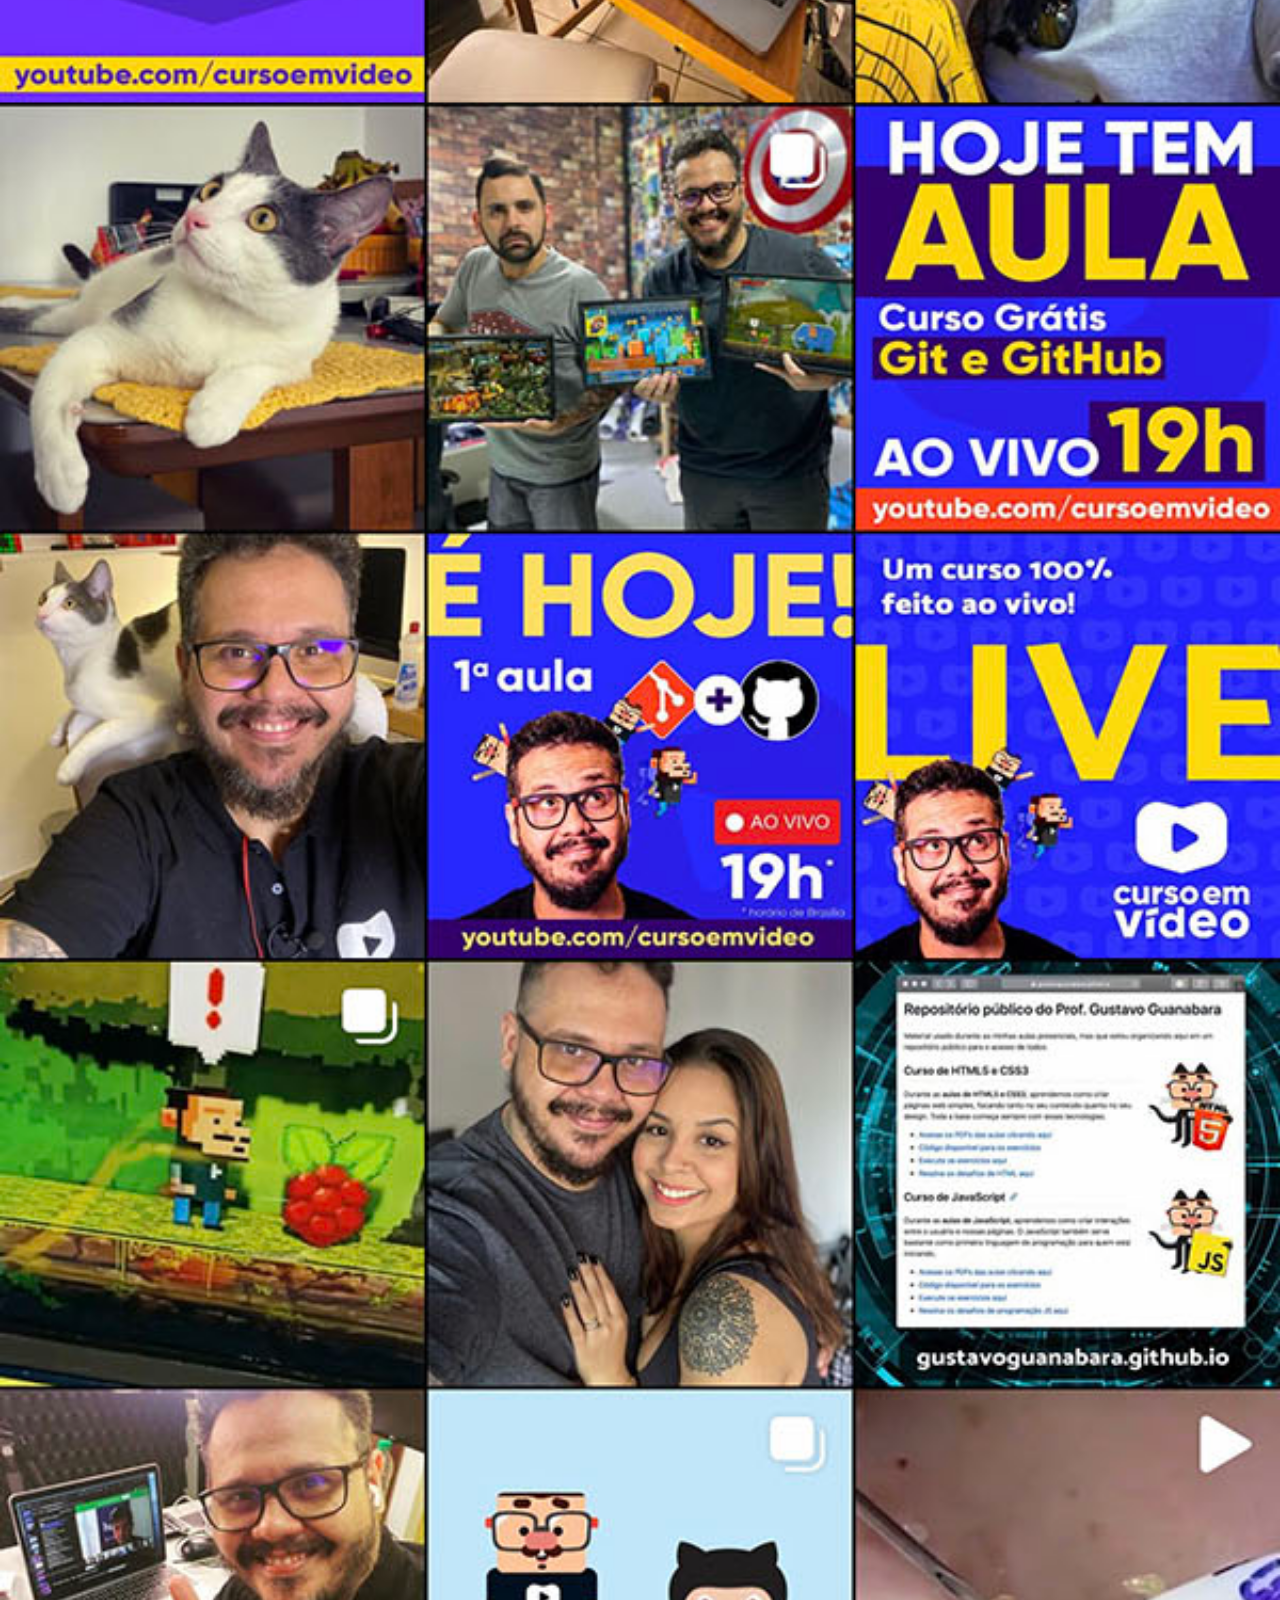
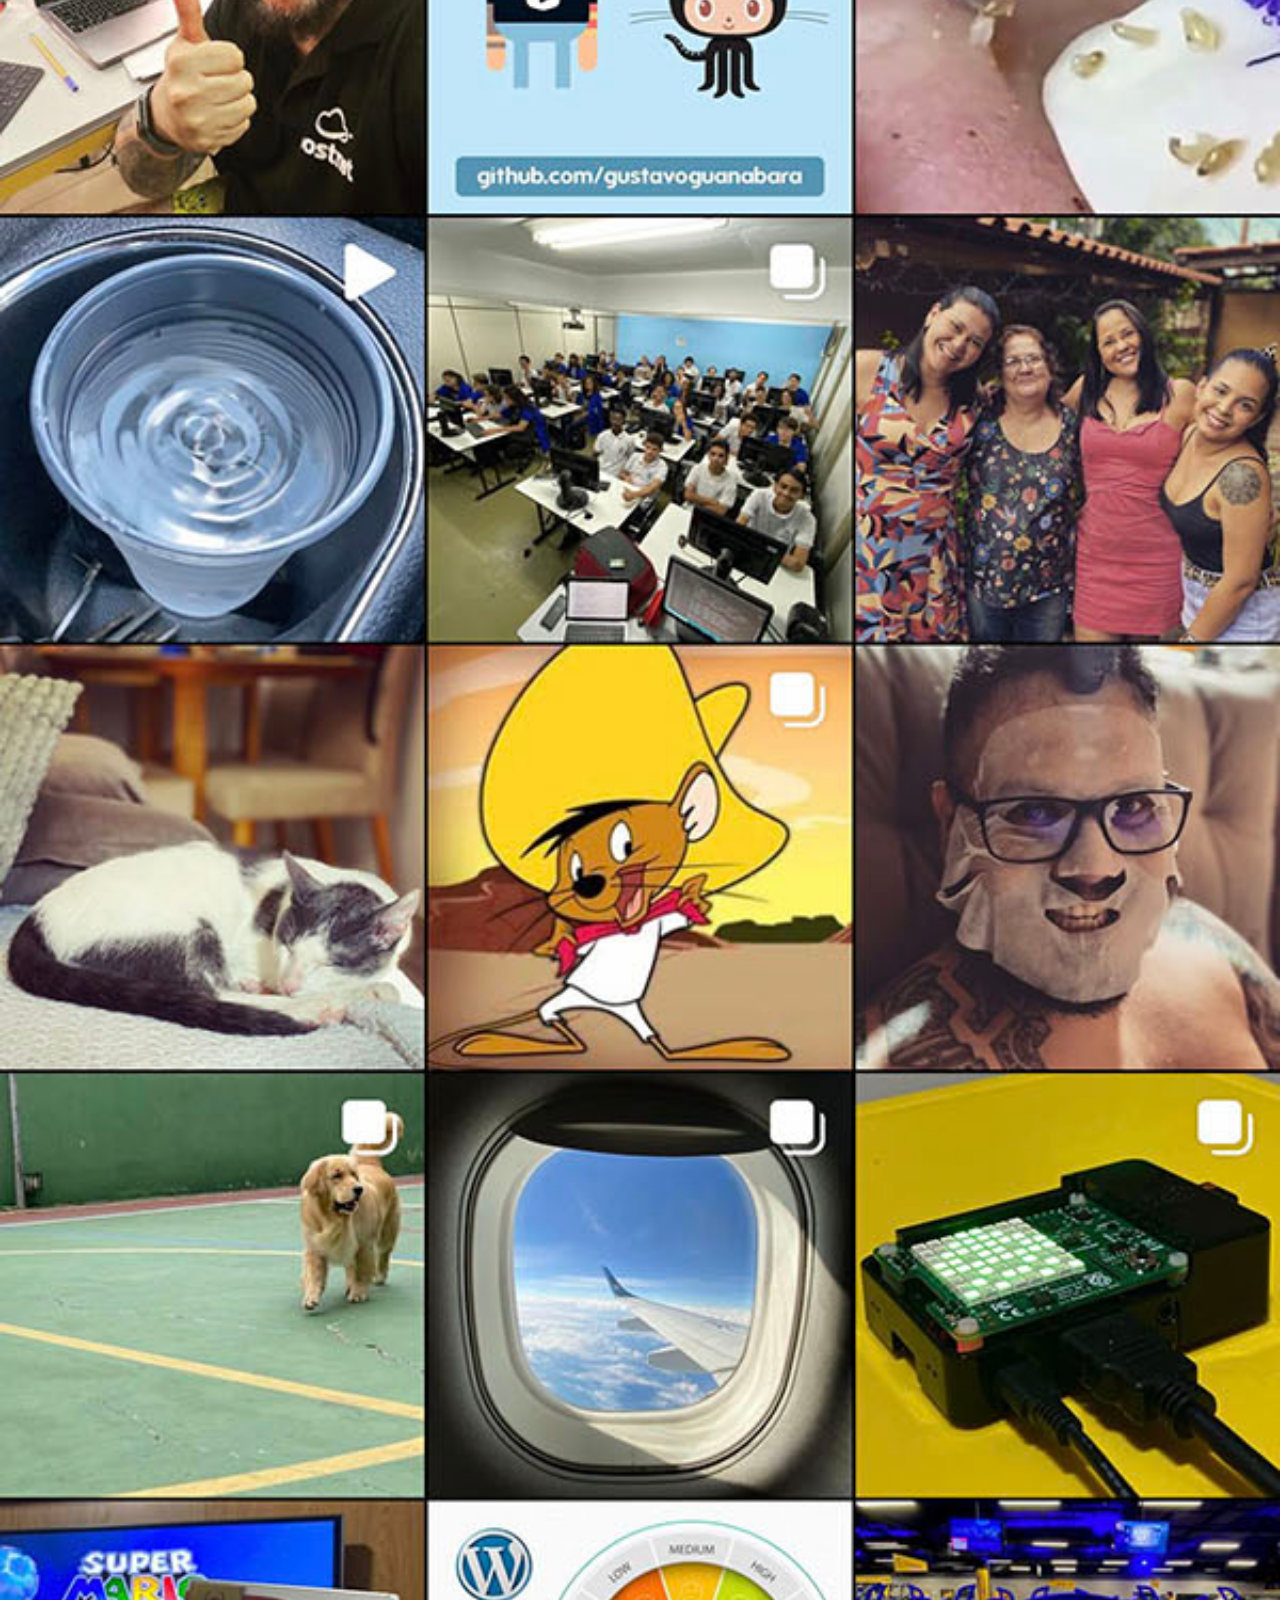
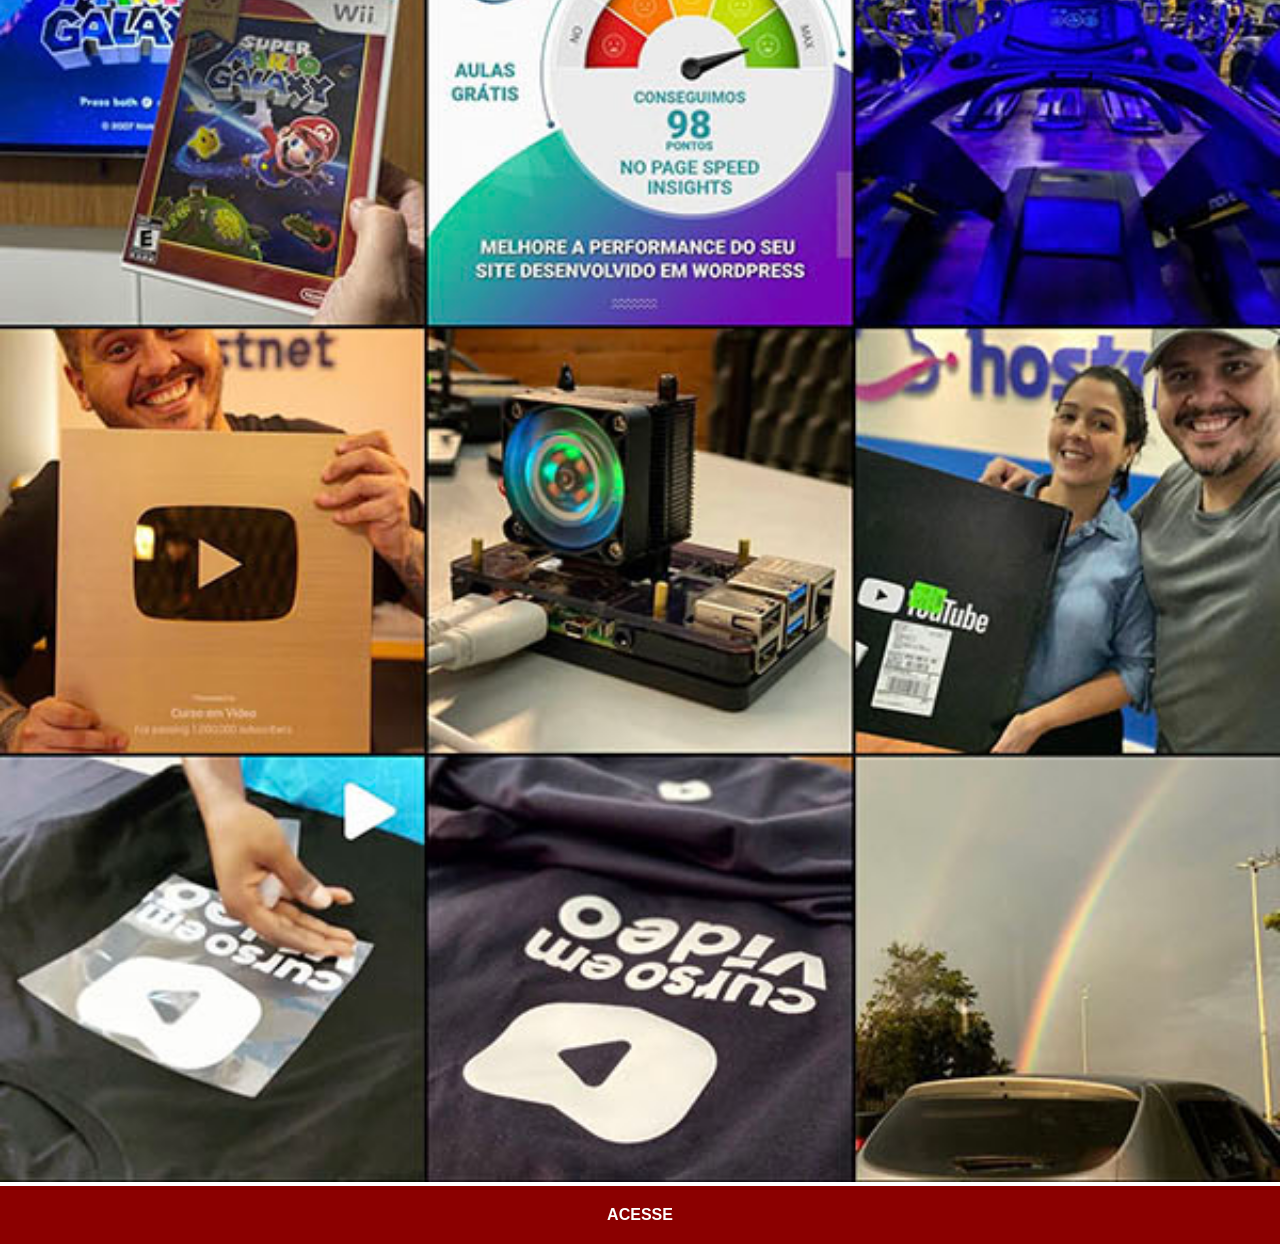
<file: instagram.html>
<!DOCTYPE html>
<html lang="pt-br">
<head>
    <meta charset="UTF-8">
    <meta name="viewport" content="width=device-width, initial-scale=1.0">
    <title>Instagram</title>
    <link rel="stylesheet" href="estilos/social.css">
</head>
<body>
    <img src="./imagens/tela-instagram.jpg" alt="Instagram">
    <a href="https://www.instagram.com/gustavoguanabara/" target="_blank">ACESSE</a>
</body>
</html>
</file>
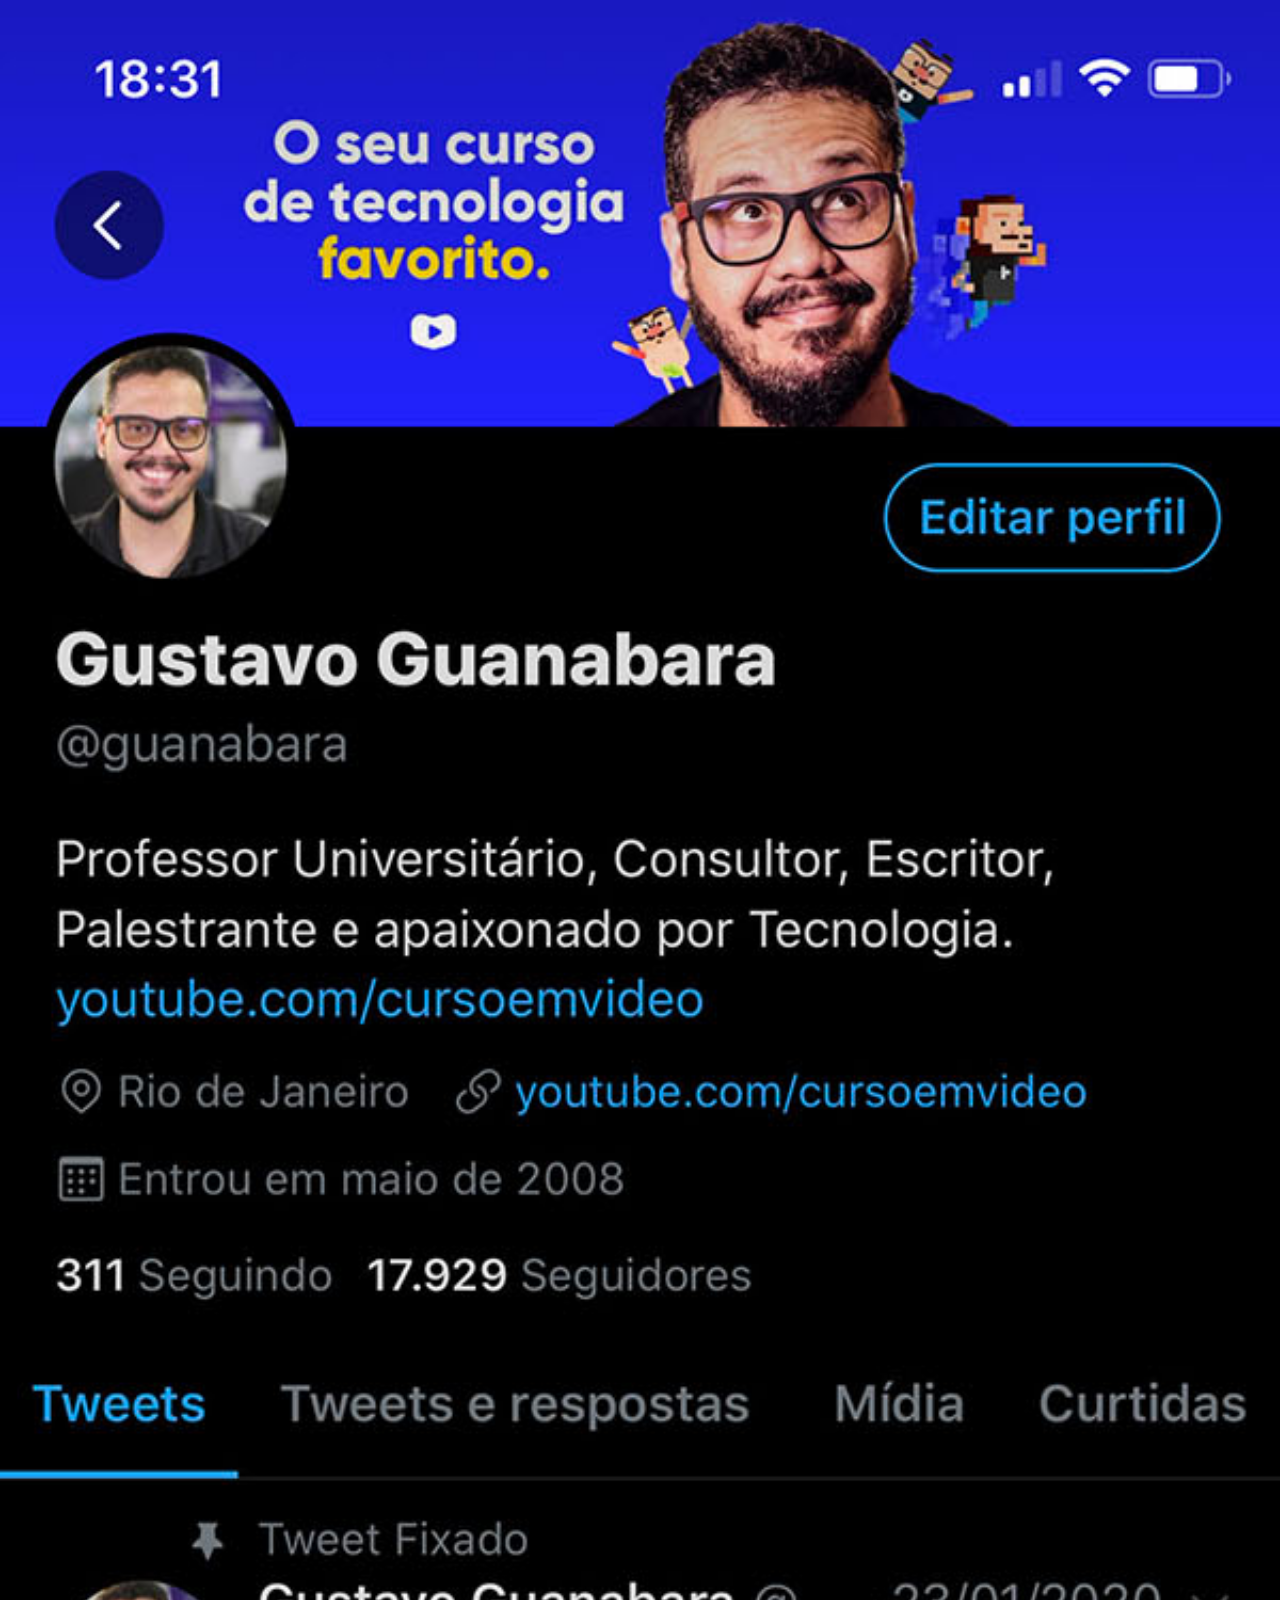
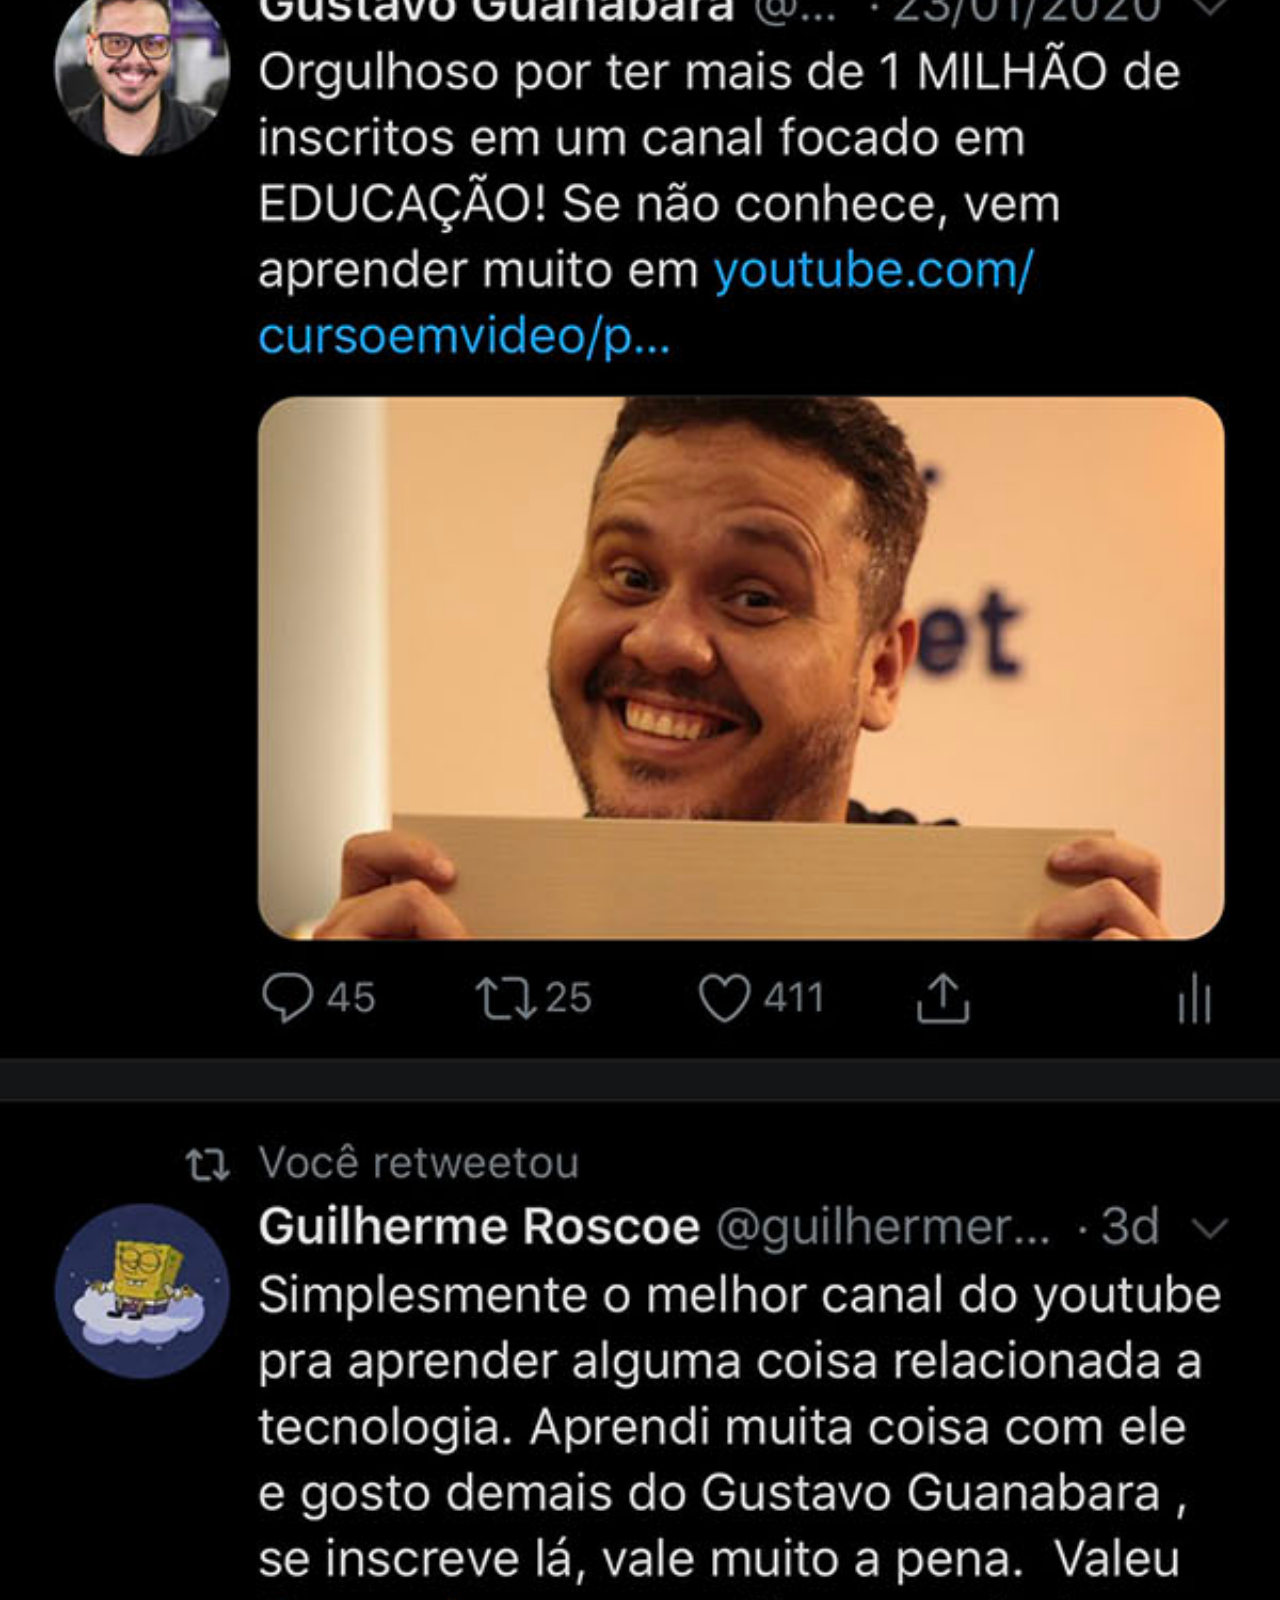
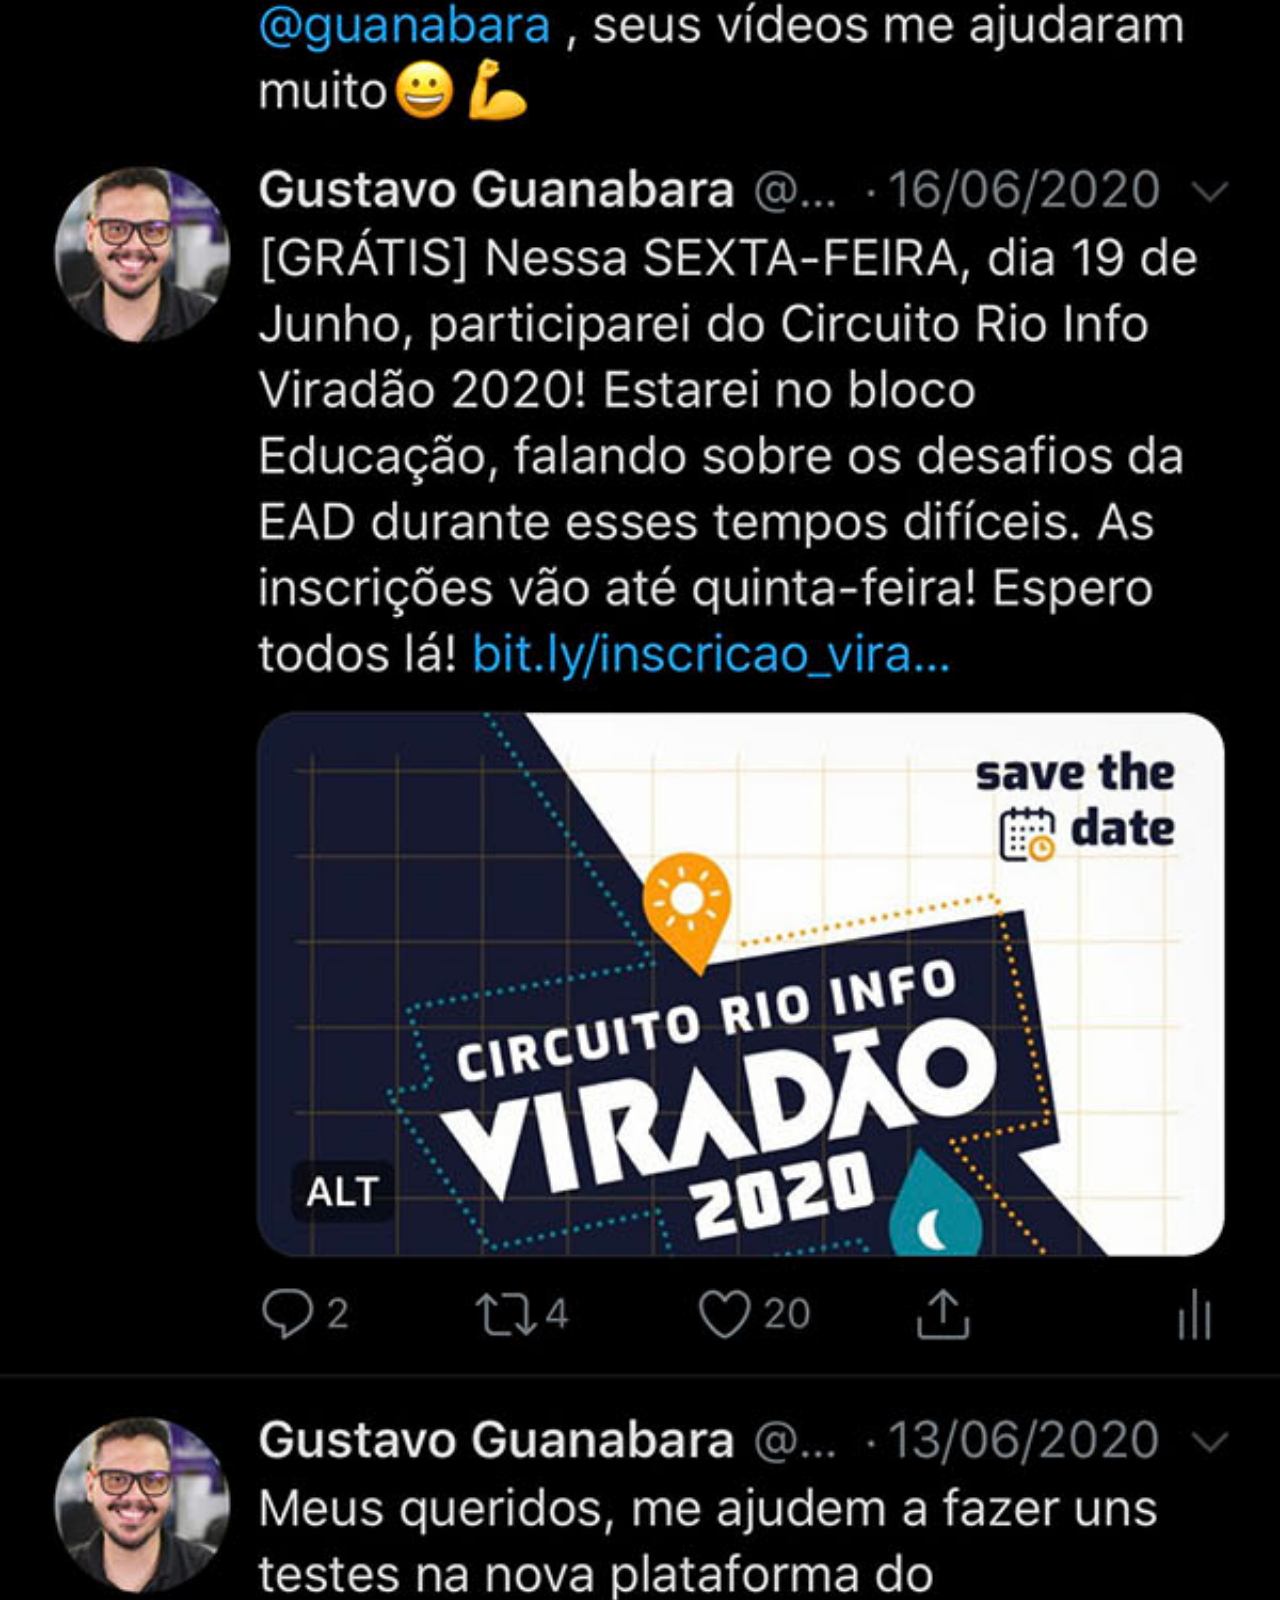
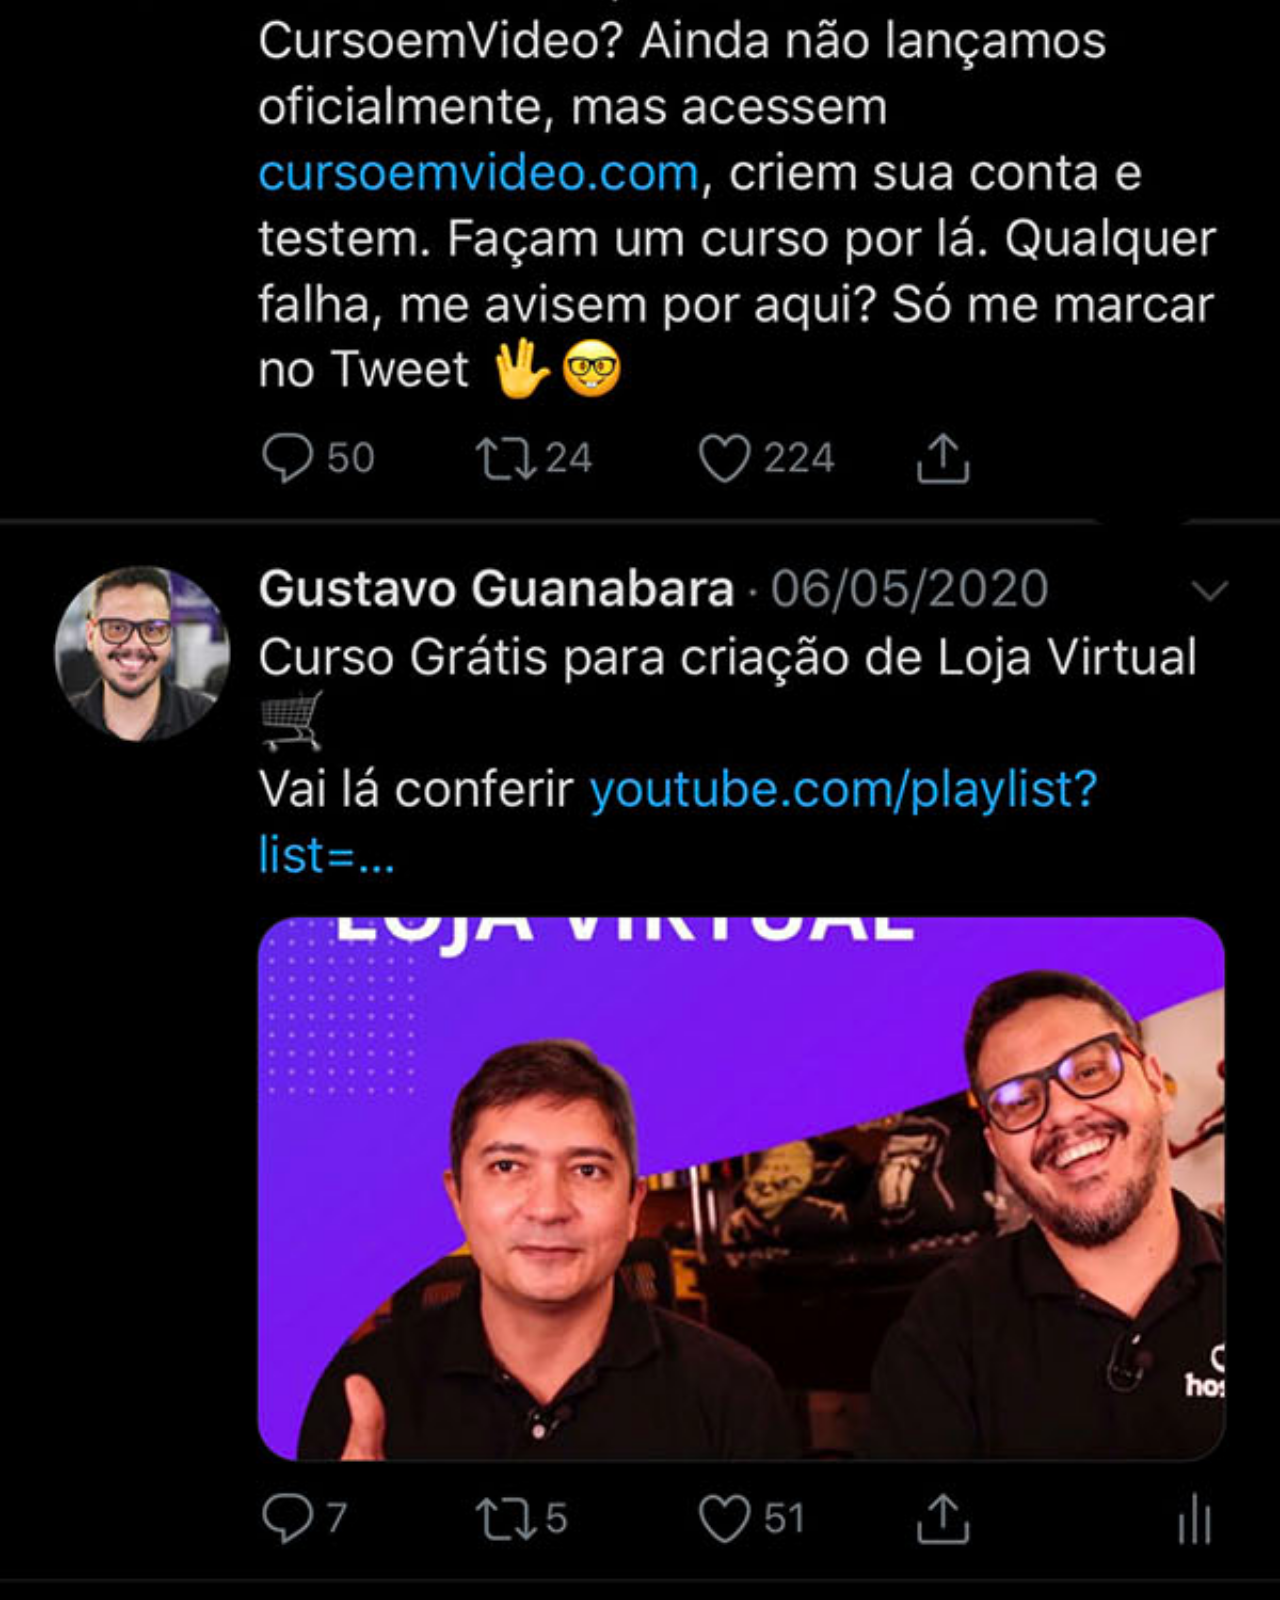
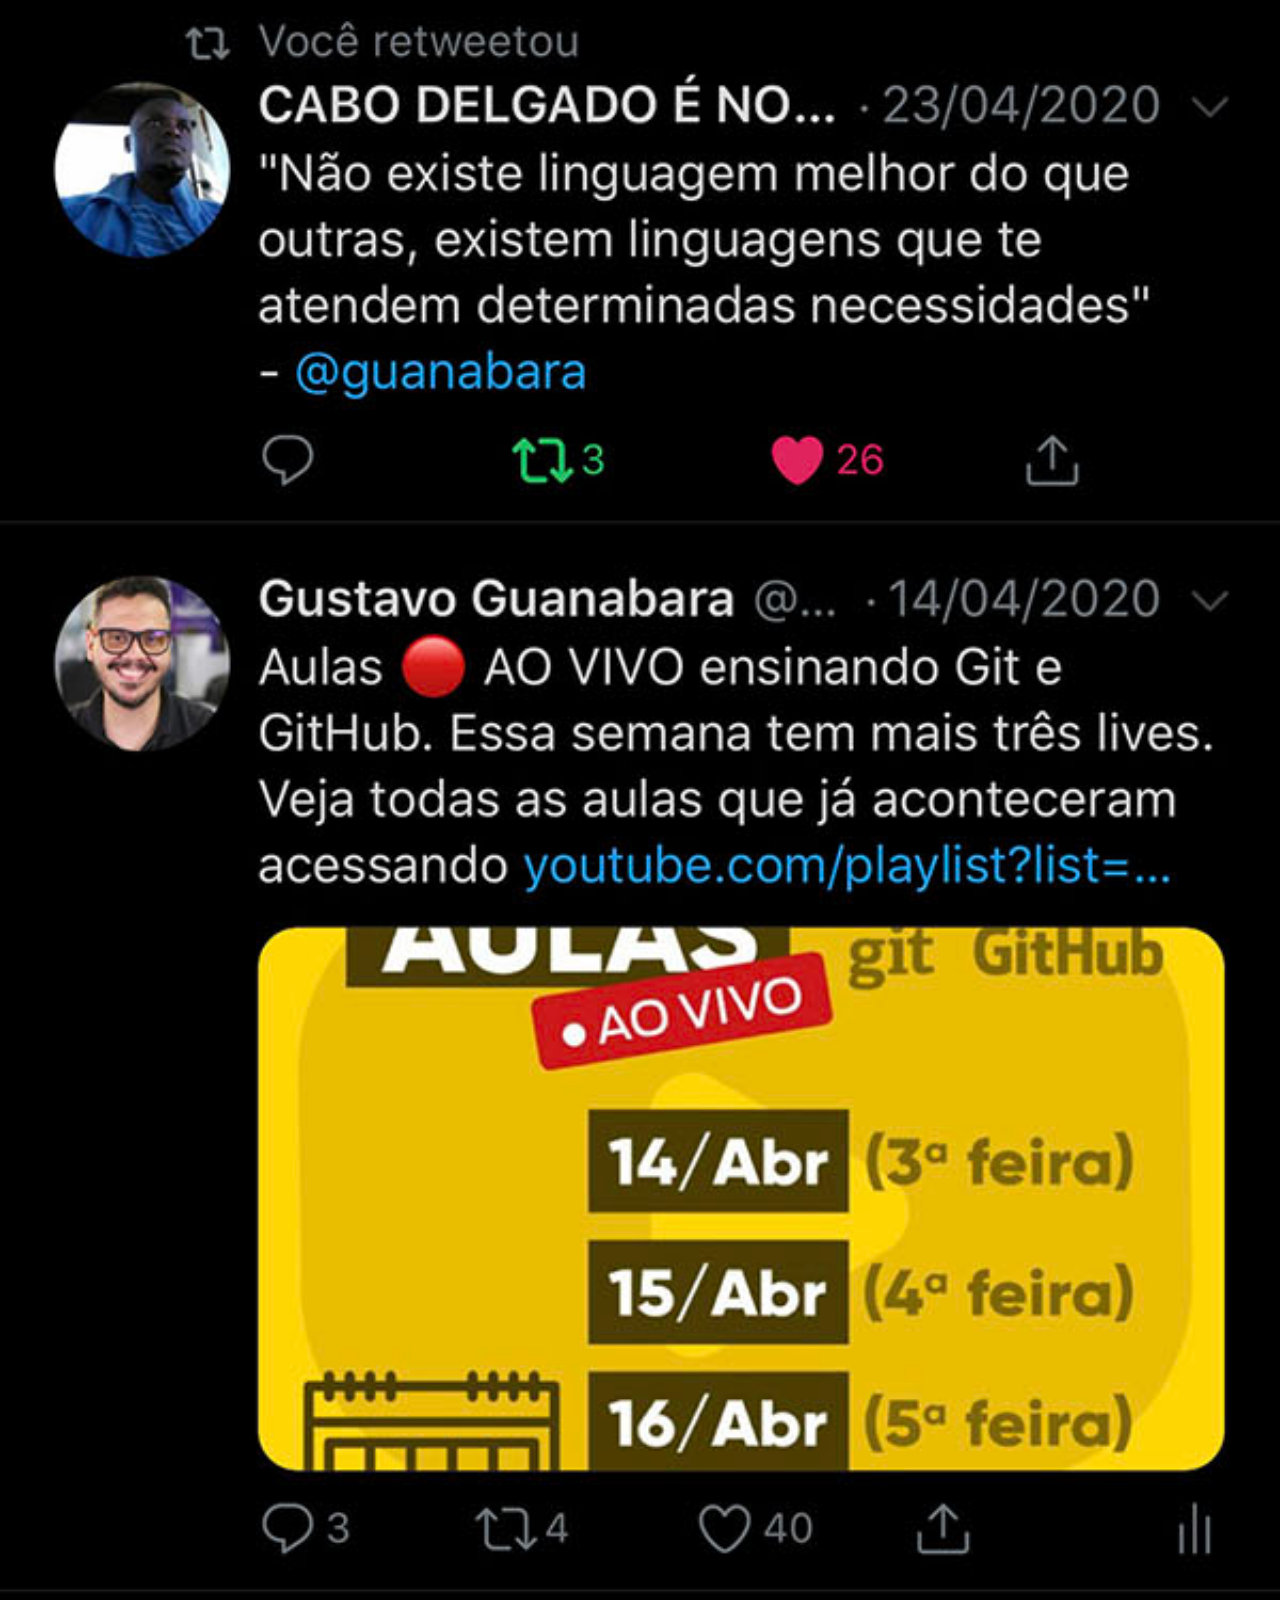
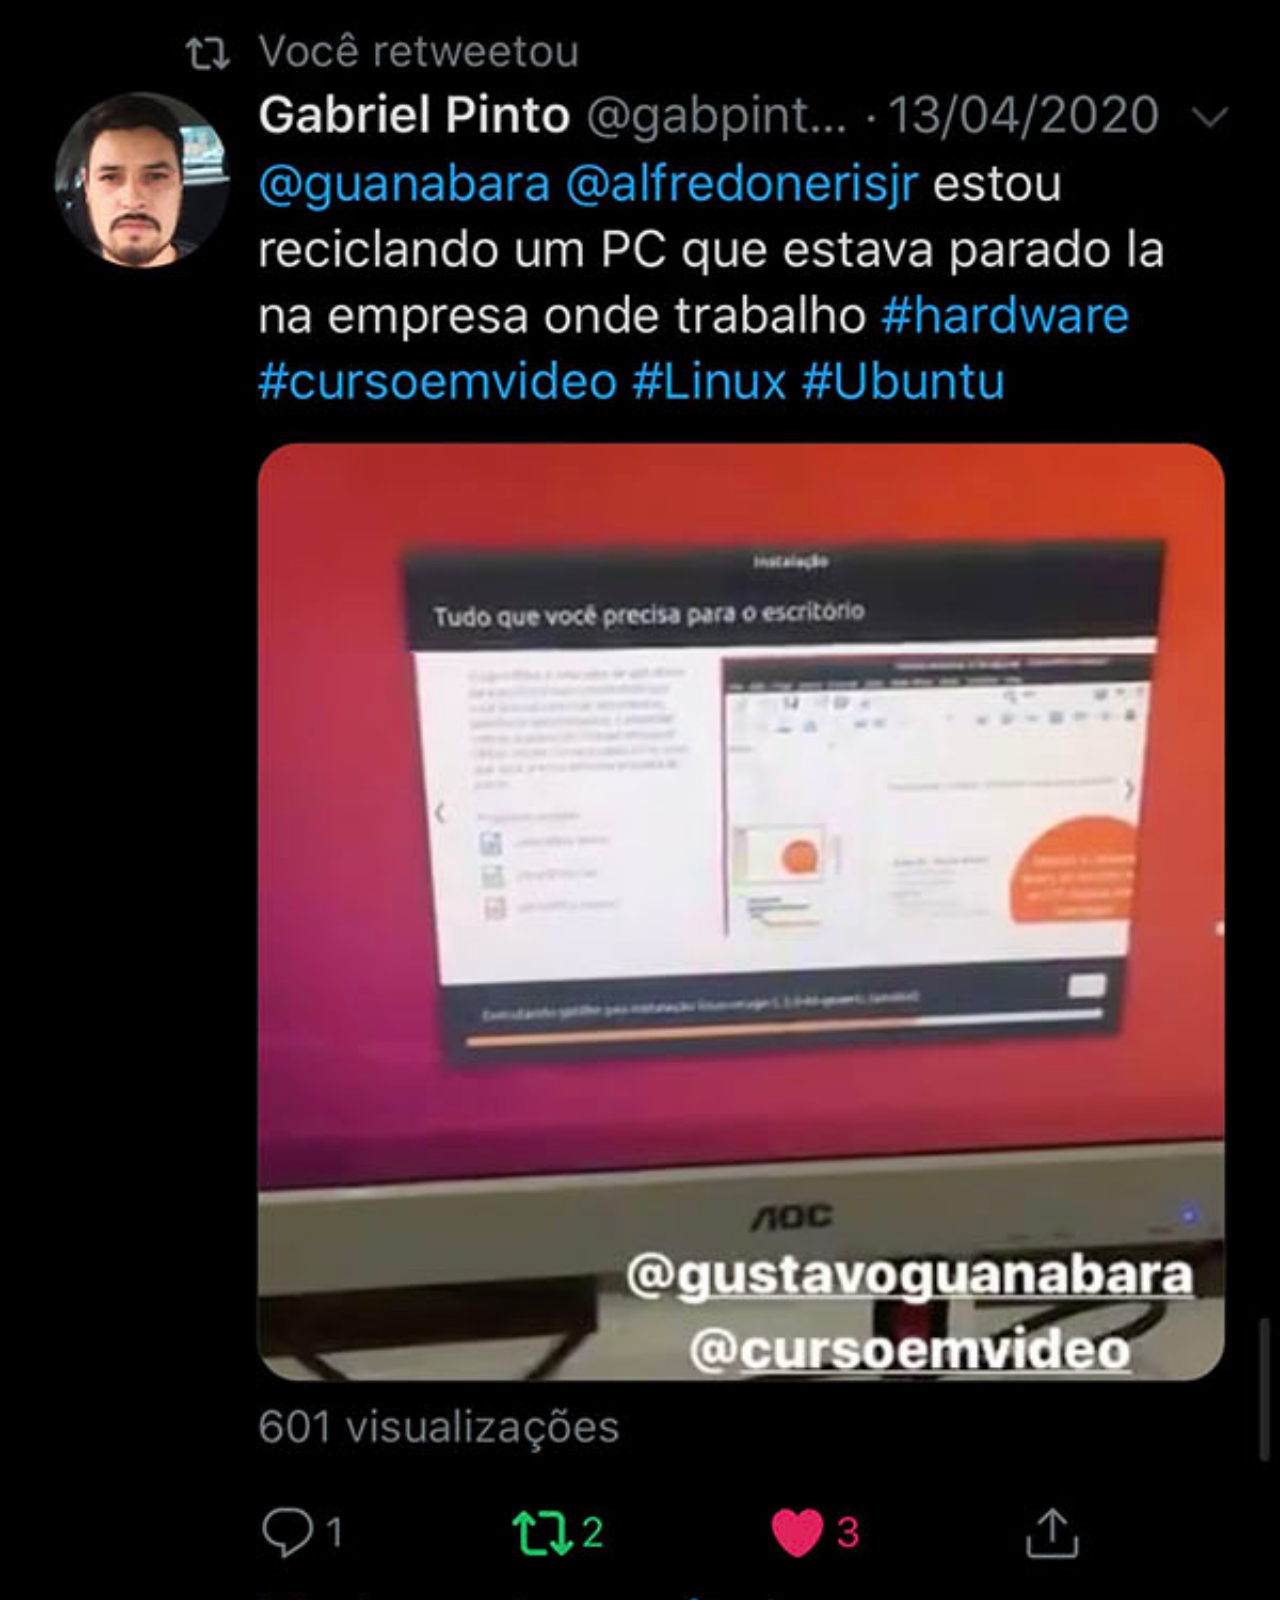
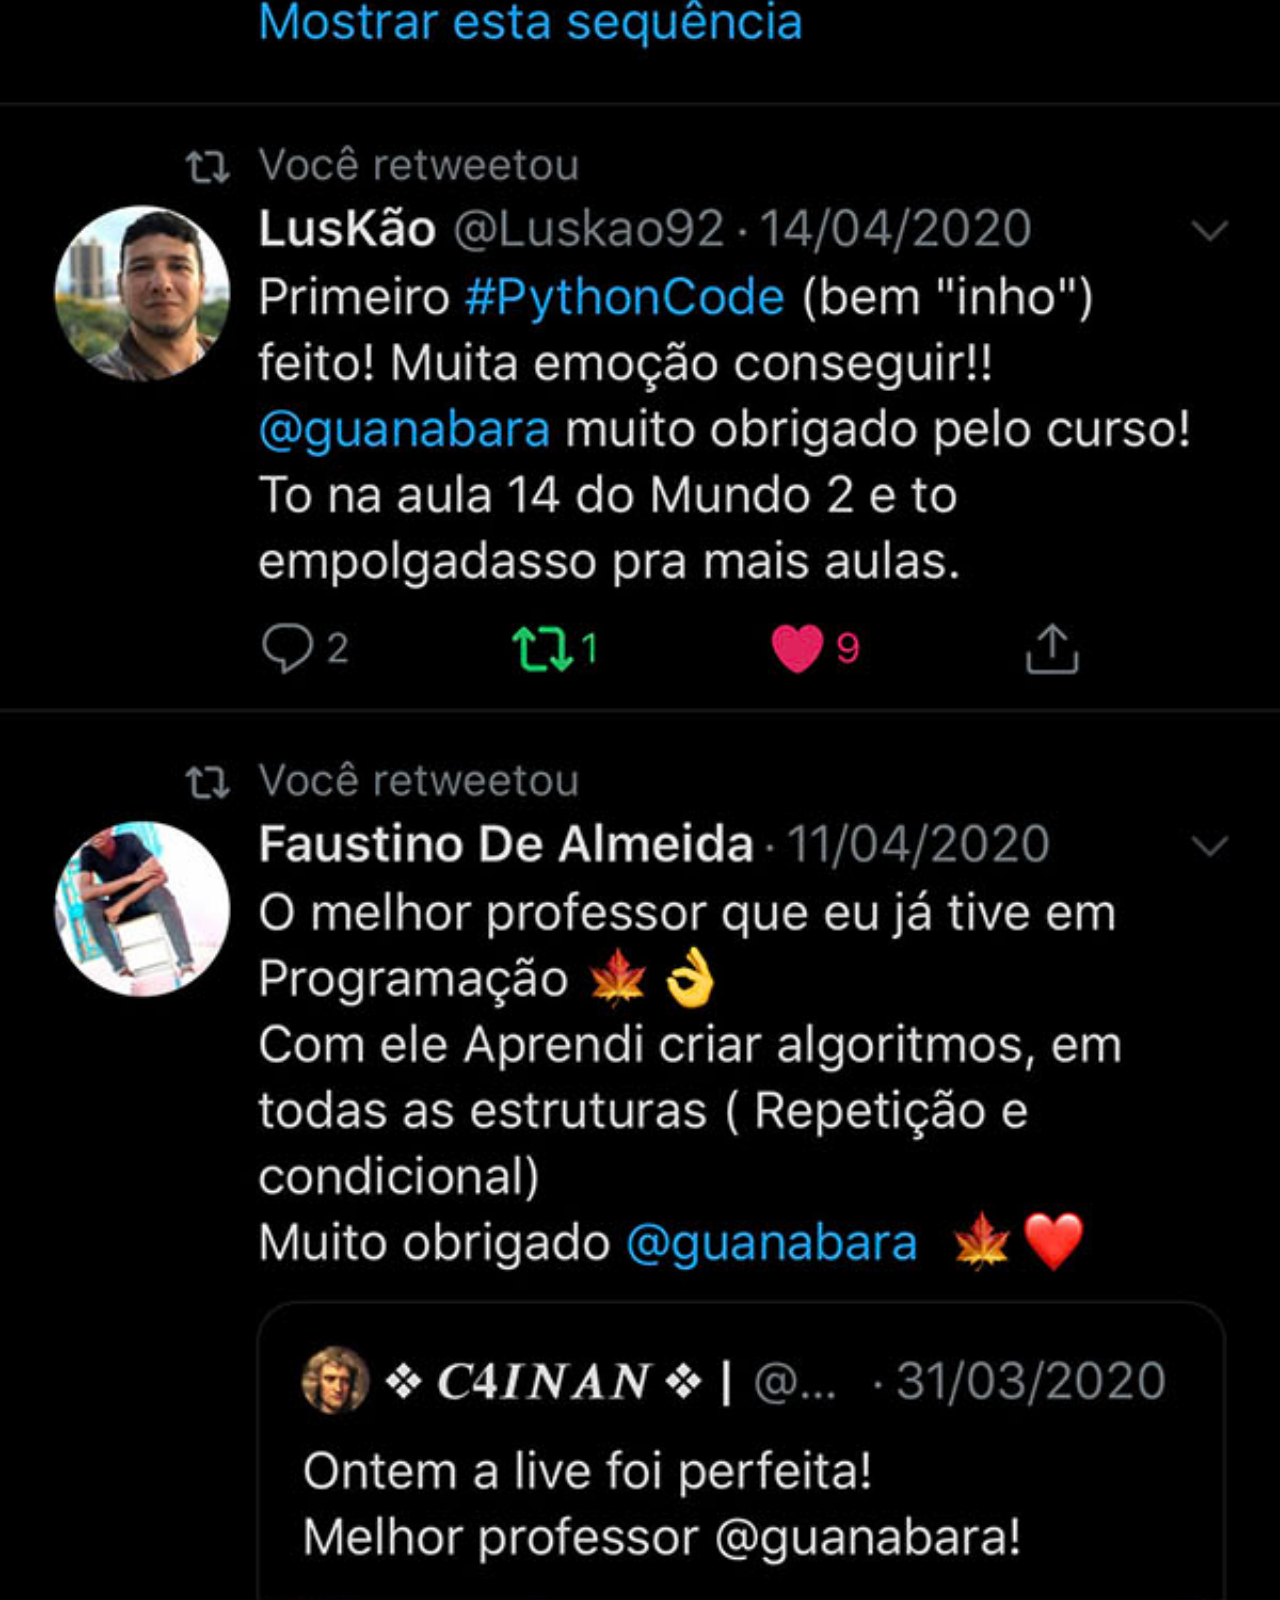
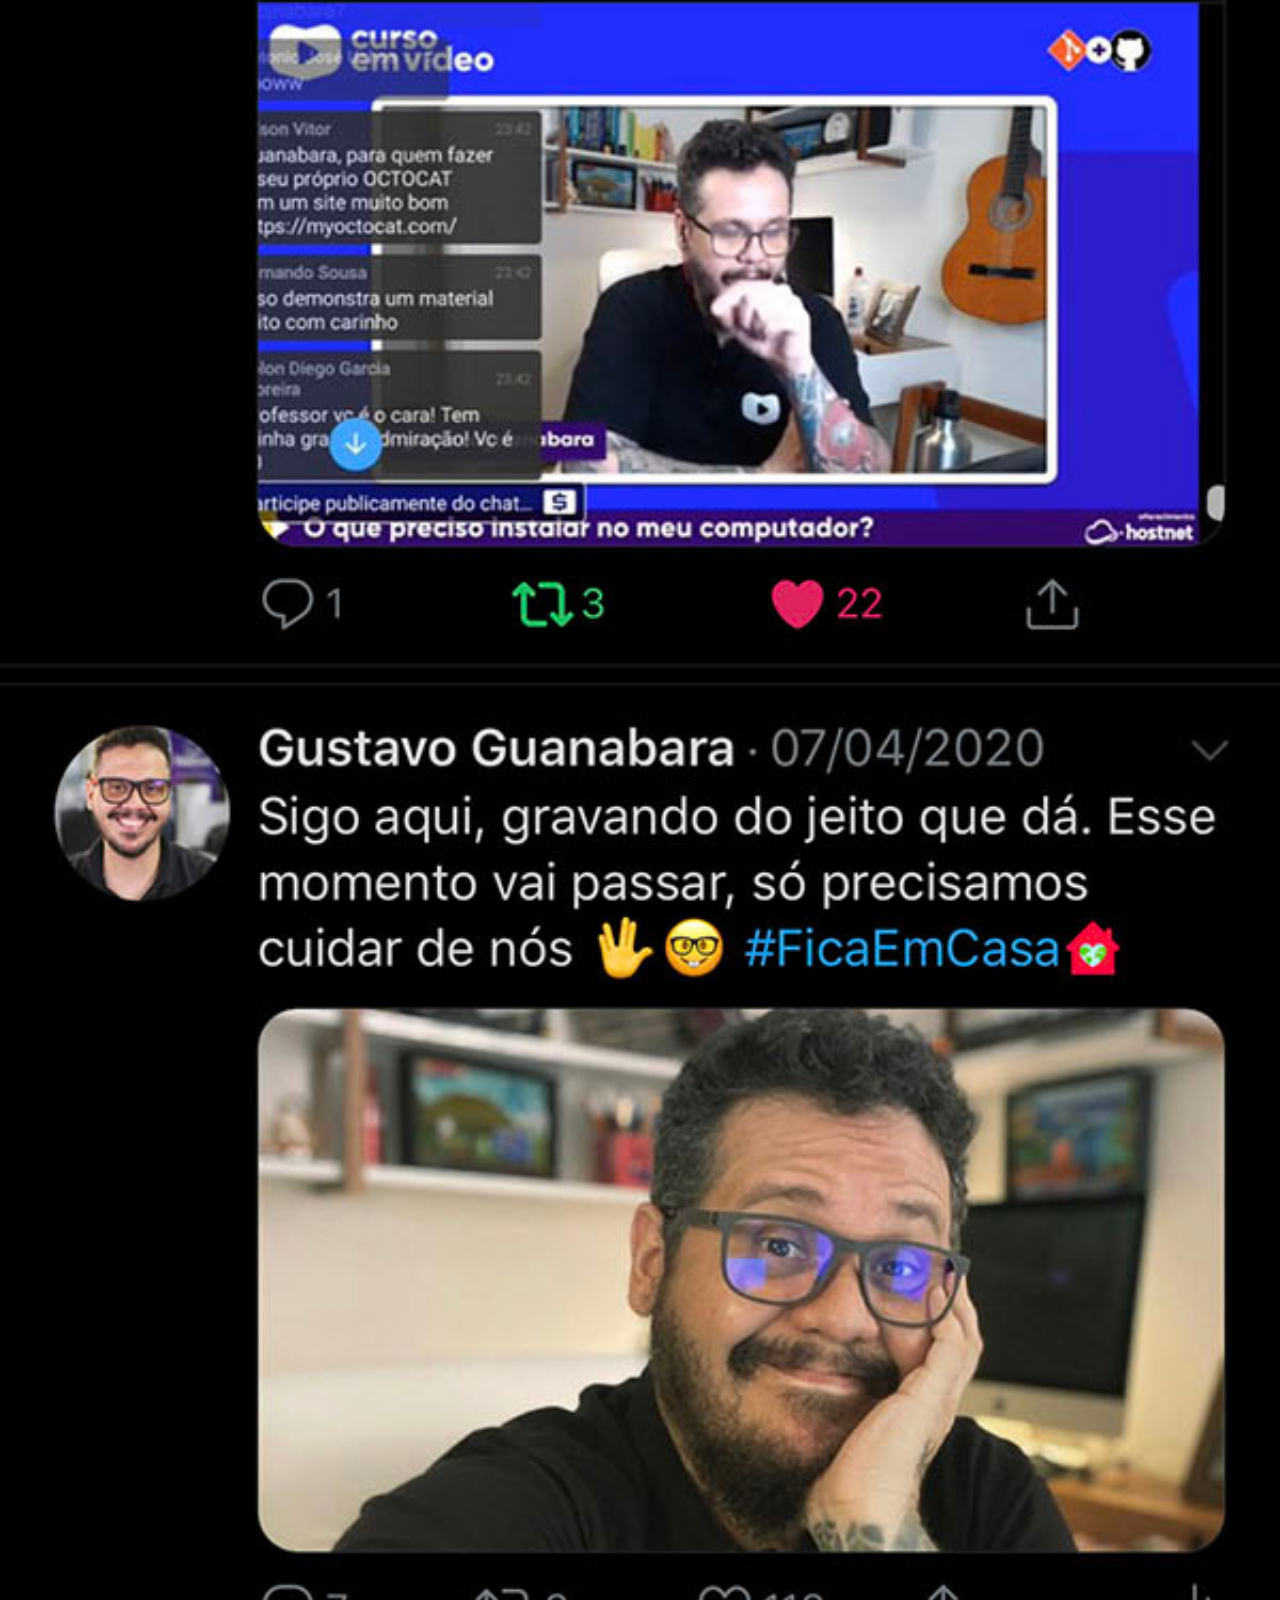
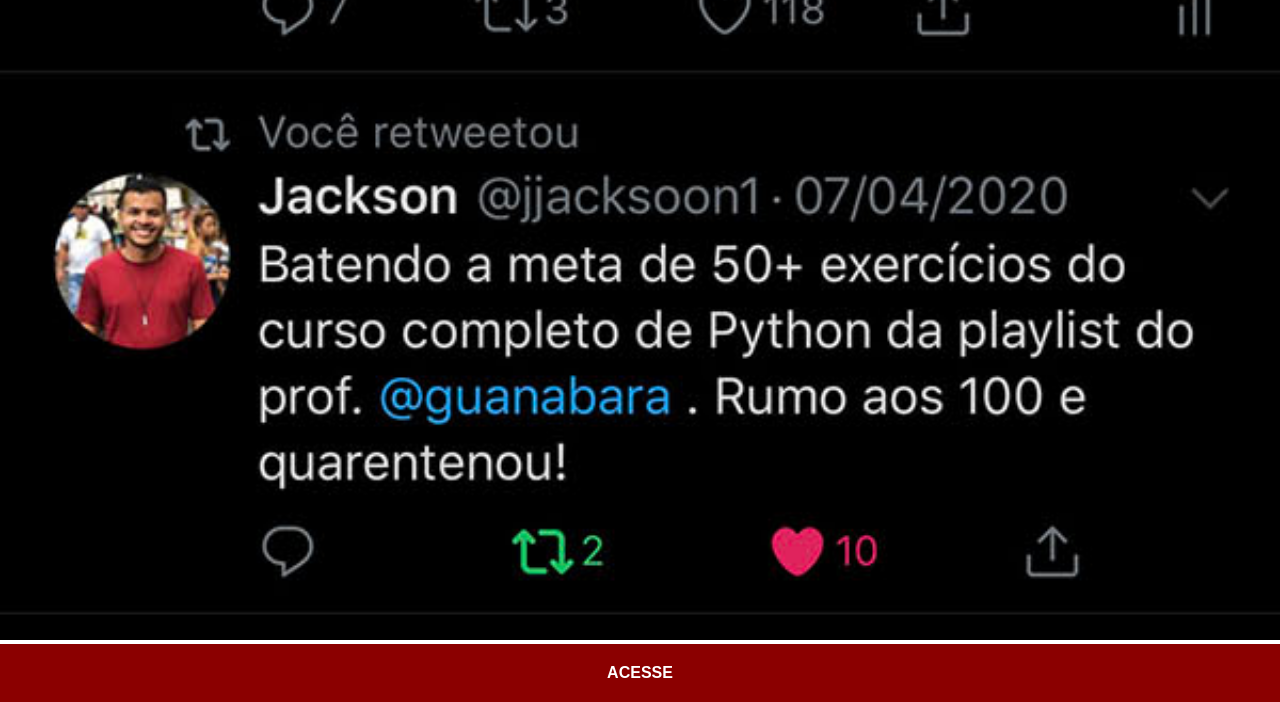
<file: twitter.html>
<!DOCTYPE html>
<html lang="pt-br">
<head>
    <meta charset="UTF-8">
    <meta name="viewport" content="width=device-width, initial-scale=1.0">
    <title>Twitter</title>
    <link rel="stylesheet" href="estilos/social.css">
</head>
<body>
    <img src="./imagens/tela-twitter.jpg" alt="Twitter">
    <a href="https://x.com/guanabara" target="_blank">ACESSE</a>
</body>
</html>
</file>
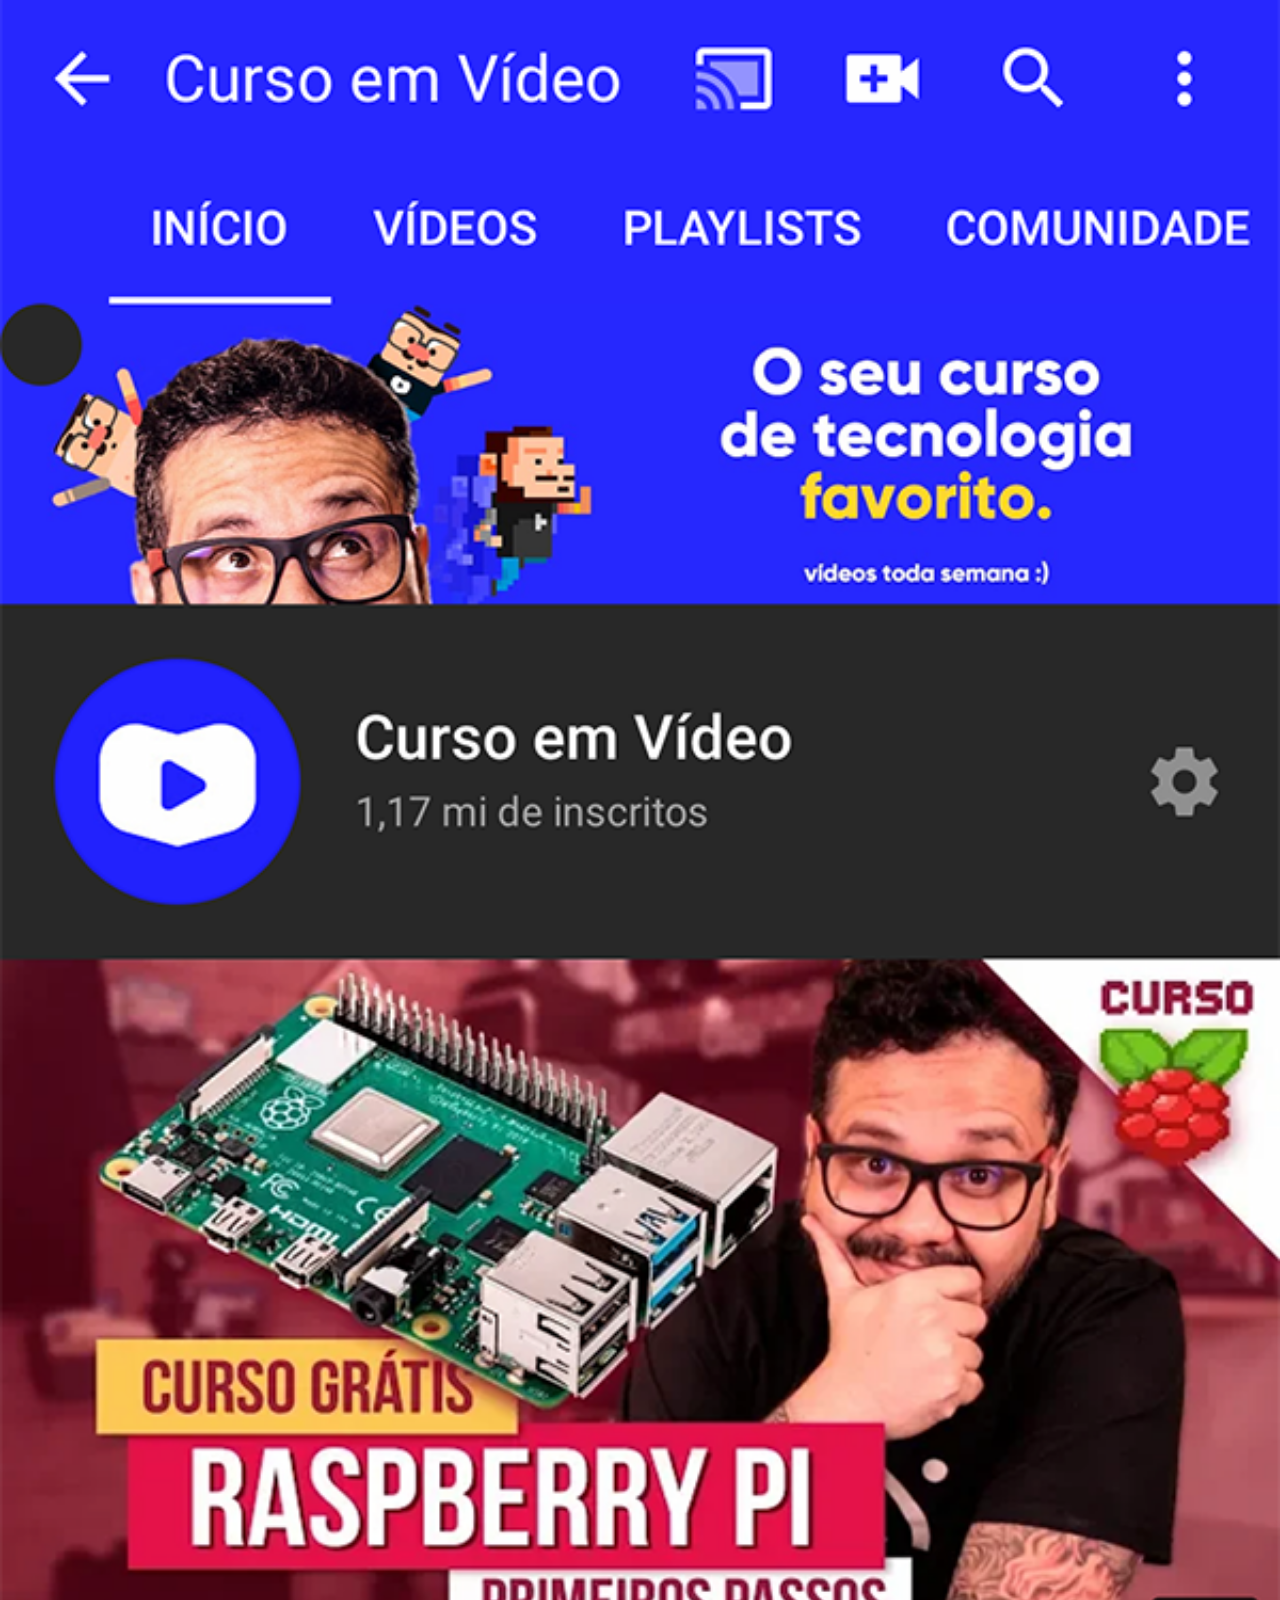
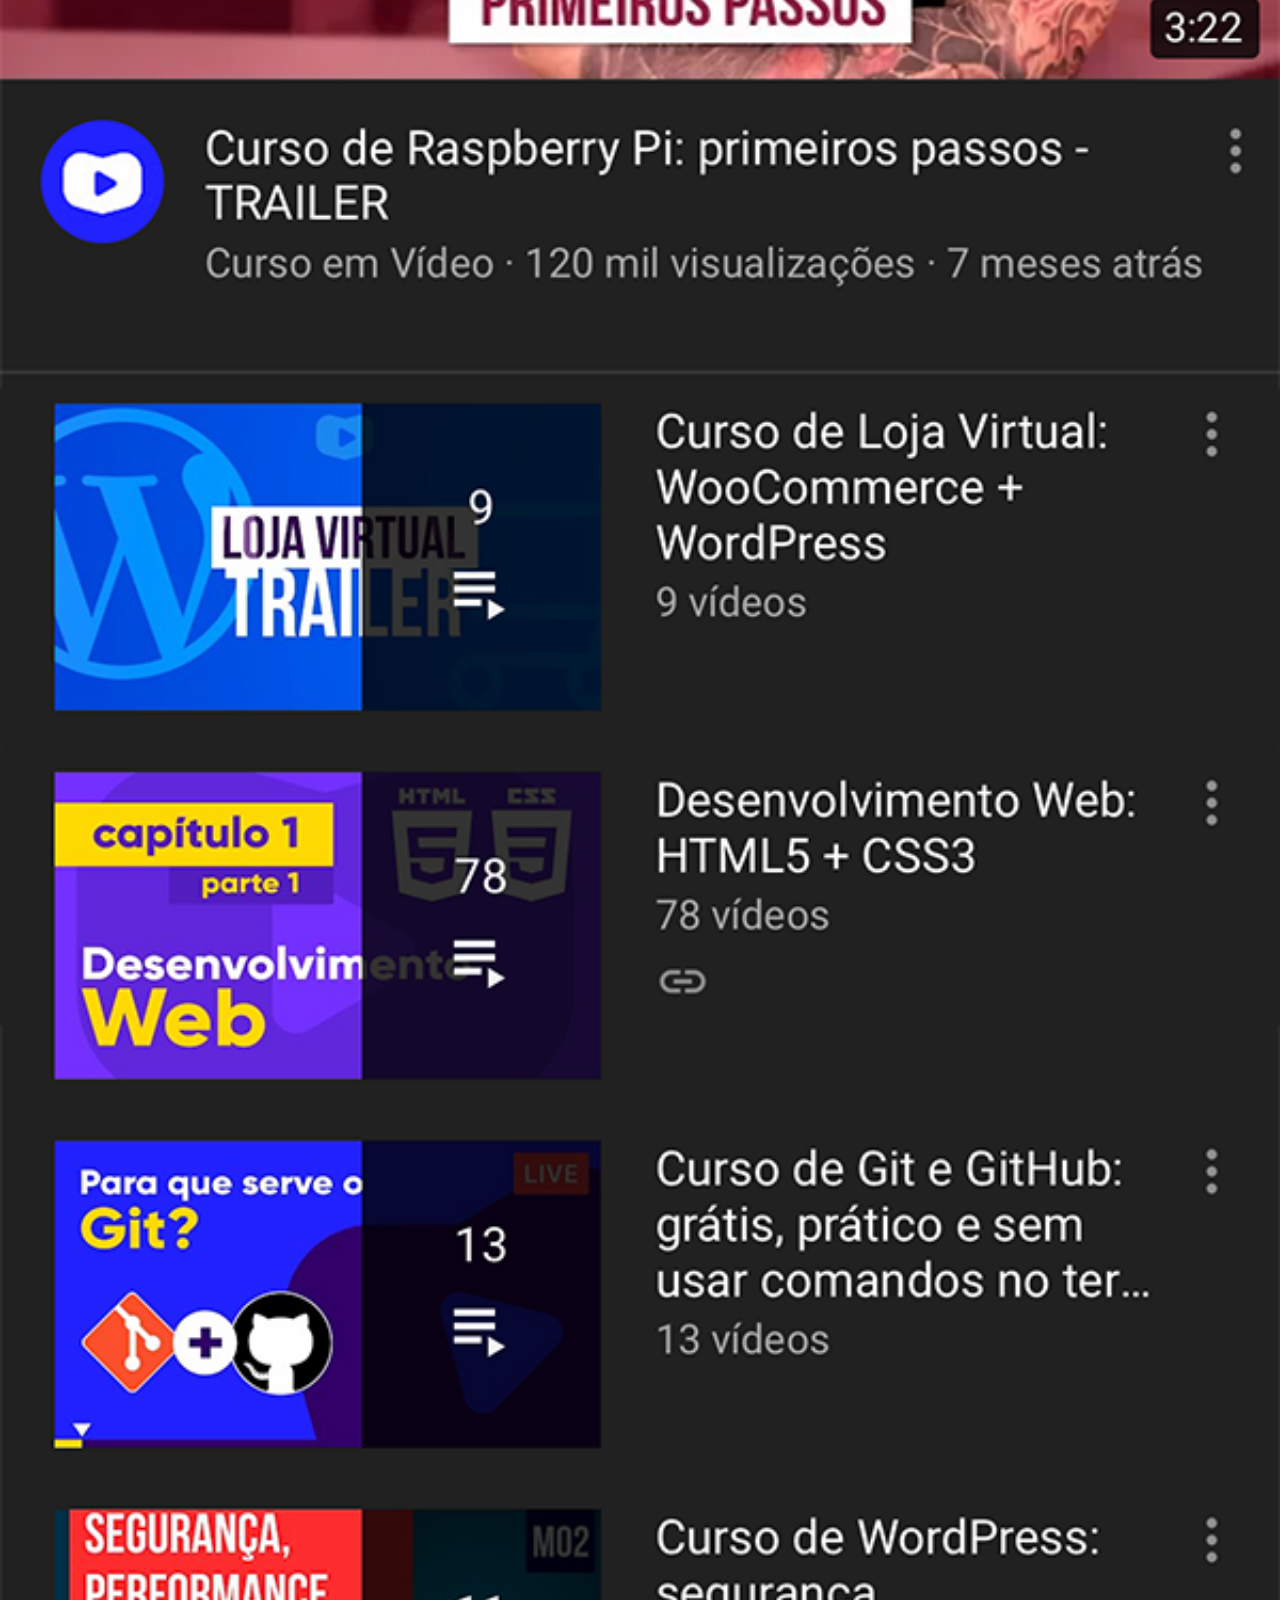
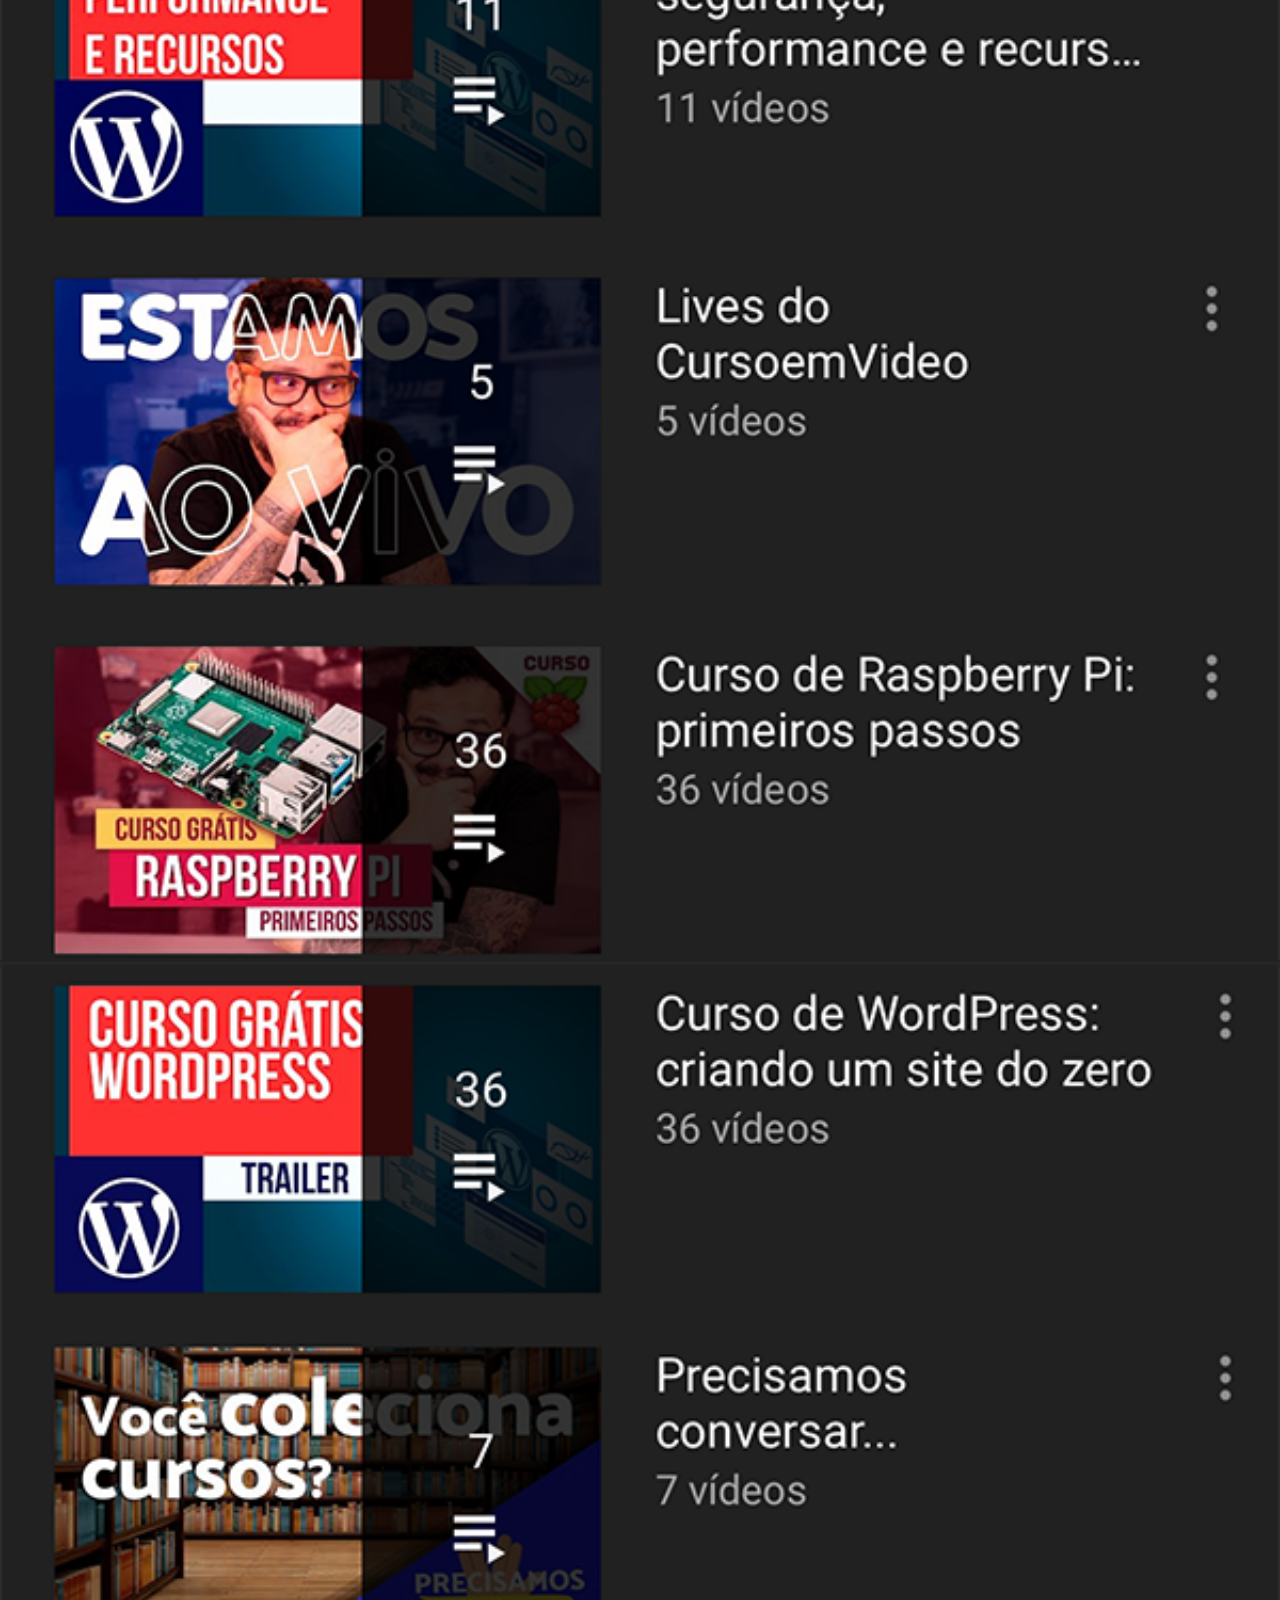
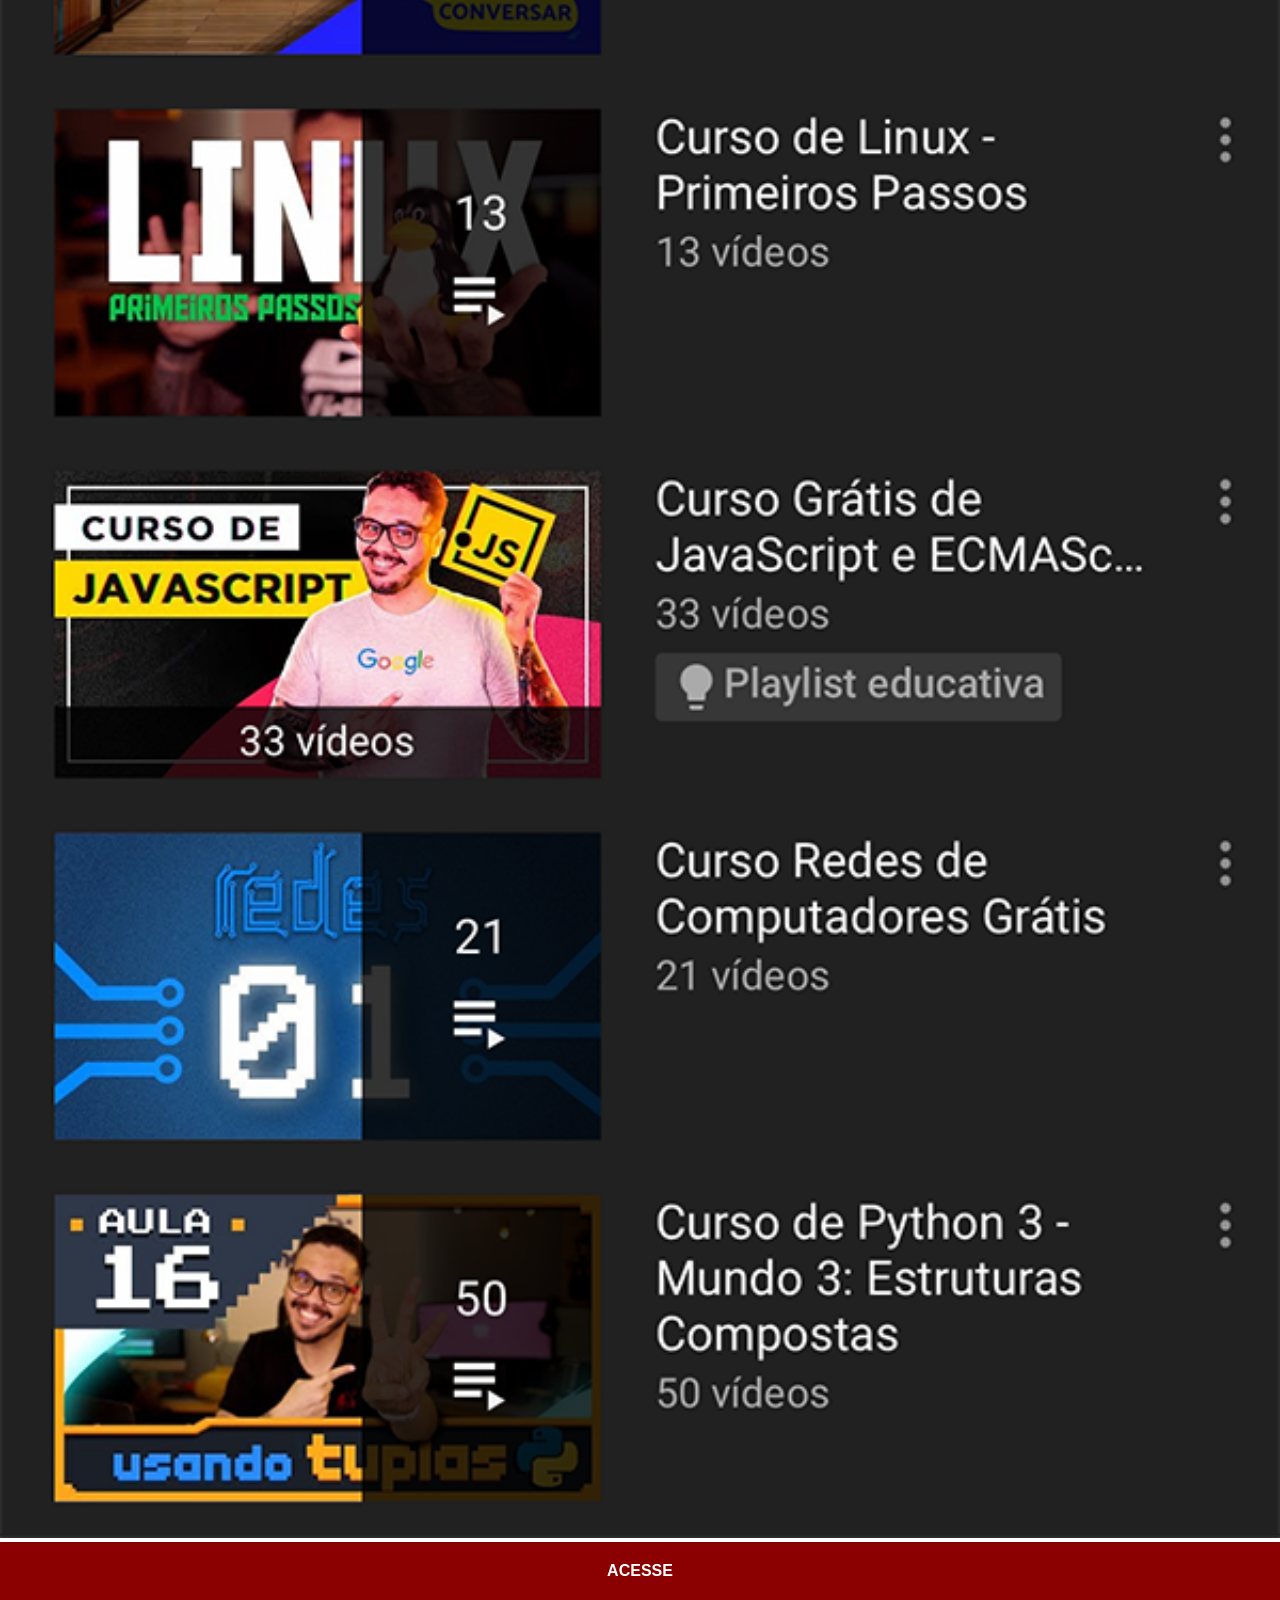
<file: youtube.html>
<!DOCTYPE html>
<html lang="pt-br">
<head>
    <meta charset="UTF-8">
    <meta name="viewport" content="width=device-width, initial-scale=1.0">
    <title>YouTube</title>
    <link rel="stylesheet" href="estilos/social.css">
</head>
<body>
    <img src="./imagens/tela-youtube.png" alt="YouTube">
    <a href="https://www.youtube.com/@cursoemvideo/playlists" target="_blank">ACESSE</a>
</body>
</html>
</file>
<file: estilos/style.css>
@charset "UTF-8";

*{
    padding: 0px;
    margin: 0px;
    font-family: Arial, Helvetica, sans-serif;
}

html, body{
    background-color: black;
    width: 100vw;
    height: 100vh;
}

body{
    background: url(../imagens/fundo-madeira.jpg) no-repeat top center;
    background-size: cover;
    background-attachment: fixed;
}

main{
    height: 100vh;
    position: relative;
}

section#telefone{
    width: 311px;
    height: 627px;

    position: absolute;
    top: 50%;
    left: 50%;
    transform: translate(-50%, -50%);
    background: url(../imagens/frame-iphone.png) no-repeat;
}

iframe#tela{
    position: relative;
    top: 81px;
    left: 22px;
    width: 266px;
    height: 470px;
}

section#redes-sociais{
    text-align: right;
}

section#redes-sociais img{
    width: 50px; 
    border-radius: 50%;
    margin:10px;
    box-shadow: 2px 2px 5px rgba(0, 0, 0, 0.420);
    box-sizing: border-box;
}

section#redes-sociais img:hover{
    border: 2px solid rgba(255, 255, 255, 0.5);
    transform: translate(-3px, -3px);
    box-shadow: 4px 4px 10px rgba(0, 0, 0, 0.673);
    transition: .2s, border .4s;
}
</file>
<file: estilos/social.css>
@charset "UTF-8";

 *{
    margin: 0px;
    padding: 0px;
    font-family: Arial, Helvetica, sans-serif;
    }

    ::-webkit-scrollbar{
        width: 0px;
        height:0px ;
        
    }

    img{
        width: 100vw;
    }

    a{
        display: block;
        background-color: darkred;
        padding: 20px;
        color: white;
        text-align: center;
        font-weight: bolder;
        text-decoration: none;
    }

    a:hover{
        background-color: red;
    }
</file>
